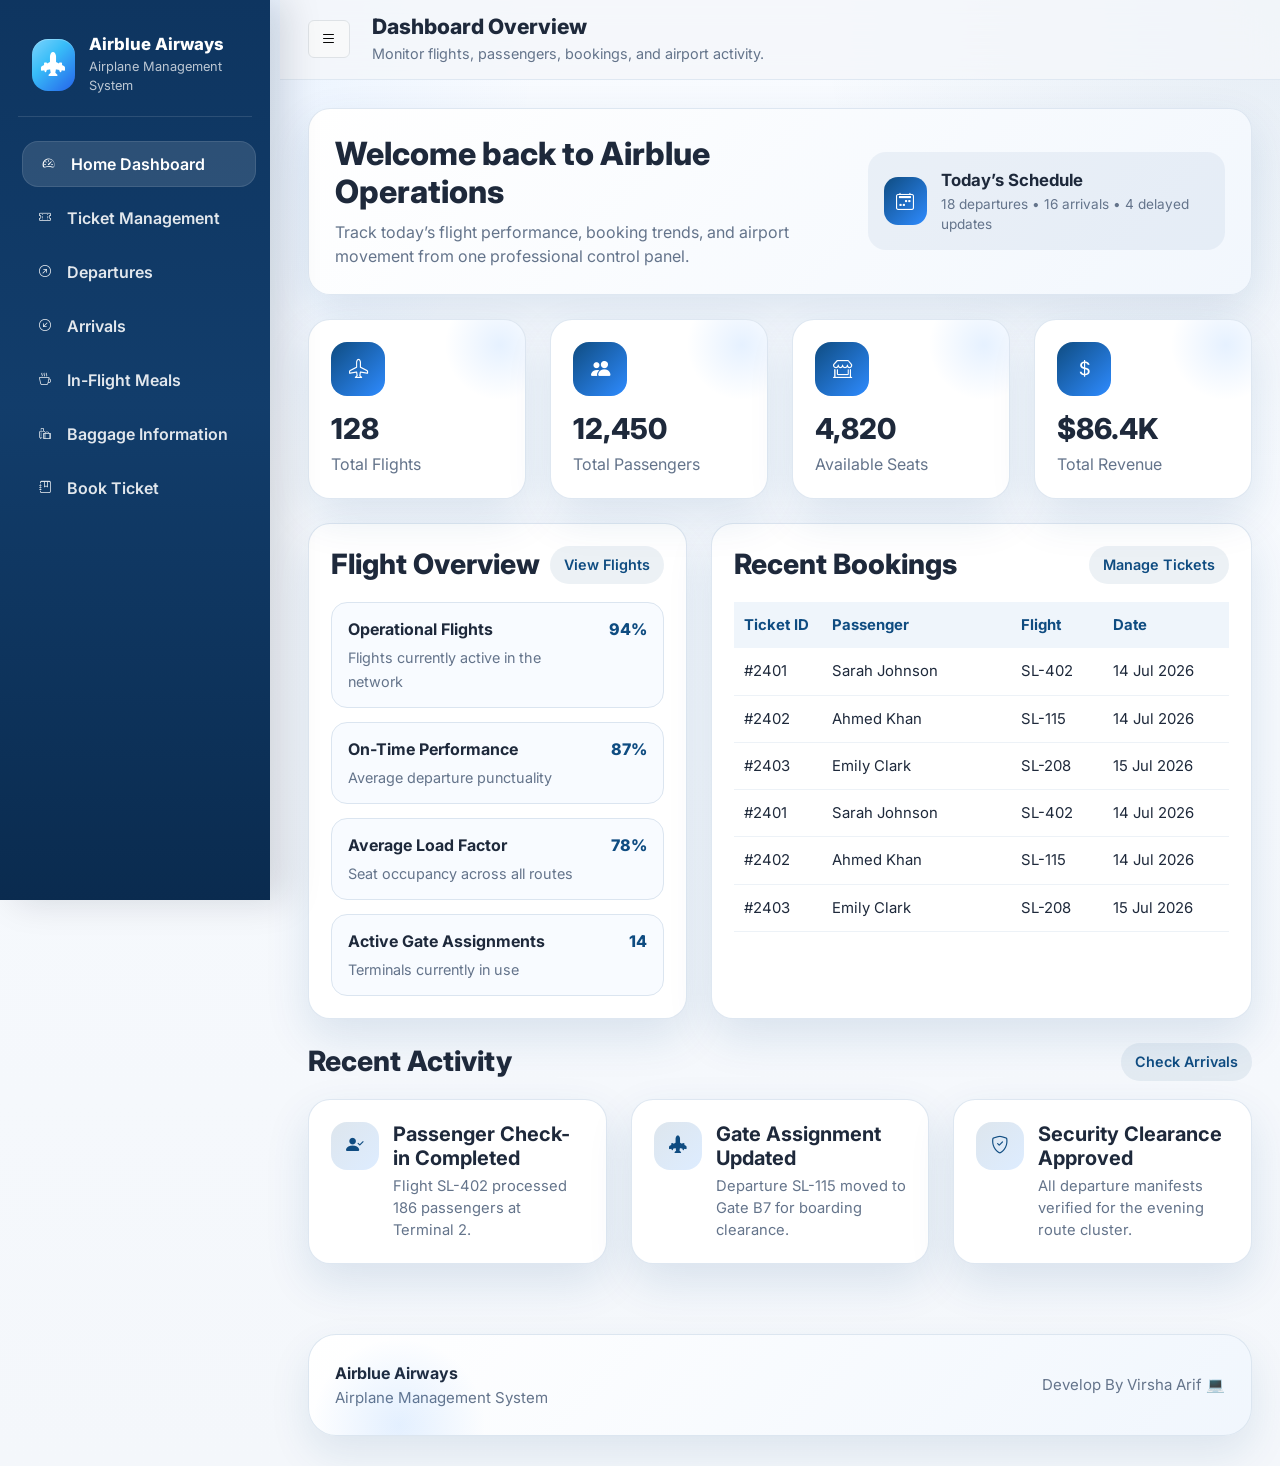
<file: index.html>
<!doctype html>
<html lang="en">
<head>
    <meta charset="utf-8">
    <meta name="viewport" content="width=device-width, initial-scale=1">
    <title>Airplane Management System | Dashboard</title>
    <link href="https://cdn.jsdelivr.net/npm/bootstrap@5.3.3/dist/css/bootstrap.min.css" rel="stylesheet">
    <link href="https://cdn.jsdelivr.net/npm/bootstrap-icons@1.11.3/font/bootstrap-icons.min.css" rel="stylesheet">
    <link rel="stylesheet" href="css/style.css">
</head>
<body>
    <div class="page-shell">
        <aside class="sidebar">
            <div class="brand">
                <div class="brand-badge"><i class="bi bi-airplane-engines-fill"></i></div>
                <div>
                    <h1>Airblue Airways</h1>
                    <p>Airplane Management System</p>
                </div>
            </div>
            <nav class="sidebar-nav">
                <a class="active" href="index.html"><i class="bi bi-speedometer2"></i>Home Dashboard</a>
                <a href="ticket-management.html"><i class="bi bi-ticket-perforated"></i>Ticket Management</a>
                <a href="departures.html"><i class="bi bi-arrow-up-right-circle"></i>Departures</a>
                <a href="arrivals.html"><i class="bi bi-arrow-down-left-circle"></i>Arrivals</a>
                <a href="in-flight-meals.html"><i class="bi bi-cup-hot"></i>In-Flight Meals</a>
                <a href="baggage-information.html"><i class="bi bi-luggage"></i>Baggage Information</a>
                <a href="book-ticket.html"><i class="bi bi-journal-bookmark"></i>Book Ticket</a>
            </nav>
            <!-- <div class="sidebar-footer">
                <strong>Operations Center</strong><br>
                24/7 flight control, passenger records, and route monitoring.
            </div> -->
        </aside>

        <div class="main-content">
            <header class="topbar">
                <div class="topbar-inner">
                    <div class="row align-items-center g-3">
                        <div class="col-lg-4 col-md-12">
                            <button class="btn btn-light border responsive-sidebar-toggle me-2" type="button">
                                <i class="bi bi-list"></i>
                            </button>
                            <h2 class="page-title">Dashboard Overview</h2>
                            <p class="page-subtitle">Monitor flights, passengers, bookings, and airport activity.</p>
                        </div>
                        <div class="col-lg-4 col-md-7">
                            <div class="search-box">
                                <i class="bi bi-search"></i>
                                <input type="text" placeholder="Search flights, tickets..." aria-label="Search">
                            </div>
                        </div>
                        <div class="col-lg-4 col-md-5">
                            <div class="action-icons">
                                <a class="icon-pill" href="#" aria-label="Notifications"><i class="bi bi-bell"></i></a>
                                <div class="user-chip">
                                    <img alt="User profile" src="https://images.unsplash.com/photo-1511367461989-f85a21fda167?auto=format&fit=crop&w=120&q=80">
                                    <div>
                                        <strong>Admin User</strong>
                                        <span>Airport Manager</span>
                                    </div>
                                </div>
                            </div>
                        </div>
                    </div>
                </div>
            </header>

            <main class="content-area">
                <section class="hero-card mb-4">
                    <div class="row align-items-center g-4">
                        <div class="col-lg-7">
                            <h2>Welcome back to Airblue Operations</h2>
                            <p>Track today’s flight performance, booking trends, and airport movement from one professional control panel.</p>
                        </div>
                        <div class="col-lg-5">
                            <div class="hero-stat">
                                <i class="bi bi-calendar2-week"></i>
                                <div>
                                    <strong>Today’s Schedule</strong>
                                    <span>18 departures • 16 arrivals • 4 delayed updates</span>
                                </div>
                            </div>
                        </div>
                    </div>
                </section>

                <section class="row g-4 mb-4">
                    <div class="col-xl-3 col-md-6">
                        <div class="stat-card">
                            <div class="stat-icon"><i class="bi bi-airplane"></i></div>
                            <h3>128</h3>
                            <p>Total Flights</p>
                        </div>
                    </div>
                    <div class="col-xl-3 col-md-6">
                        <div class="stat-card">
                            <div class="stat-icon"><i class="bi bi-people-fill"></i></div>
                            <h3>12,450</h3>
                            <p>Total Passengers</p>
                        </div>
                    </div>
                    <div class="col-xl-3 col-md-6">
                        <div class="stat-card">
                            <div class="stat-icon"><i class="bi bi-shop-window"></i></div>
                            <h3>4,820</h3>
                            <p>Available Seats</p>
                        </div>
                    </div>
                    <div class="col-xl-3 col-md-6">
                        <div class="stat-card">
                            <div class="stat-icon"><i class="bi bi-currency-dollar"></i></div>
                            <h3>$86.4K</h3>
                            <p>Total Revenue</p>
                        </div>
                    </div>
                </section>

                <section class="row g-4 mb-4">
                    <div class="col-xl-5">
                        <div class="section-card h-100">
                            <div class="section-header">
                                <h3>Flight Overview</h3>
                                <a class="pill-link" href="departures.html">View Flights</a>
                            </div>
                            <div class="overview-list">
                                <div class="overview-item">
                                    <div>
                                        <strong>Operational Flights</strong>
                                        <span>Flights currently active in the network</span>
                                    </div>
                                    <div class="overview-value">94%</div>
                                </div>
                                <div class="overview-item">
                                    <div>
                                        <strong>On-Time Performance</strong>
                                        <span>Average departure punctuality</span>
                                    </div>
                                    <div class="overview-value">87%</div>
                                </div>
                                <div class="overview-item">
                                    <div>
                                        <strong>Average Load Factor</strong>
                                        <span>Seat occupancy across all routes</span>
                                    </div>
                                    <div class="overview-value">78%</div>
                                </div>
                                <div class="overview-item">
                                    <div>
                                        <strong>Active Gate Assignments</strong>
                                        <span>Terminals currently in use</span>
                                    </div>
                                    <div class="overview-value">14</div>
                                </div>
                            </div>
                        </div>
                    </div>
                    <div class="col-xl-7">
                        <div class="table-card h-100">
                            <div class="section-header">
                                <h3>Recent Bookings</h3>
                                <a class="pill-link" href="ticket-management.html">Manage Tickets</a>
                            </div>
                            <table class="table align-middle recent-bookings-table">
                                <colgroup>
                                    <col style="width: 18%;">
                                    <col style="width: 39%;">
                                    <col style="width: 19%;">
                                    <col style="width: 26%;">
                                    <!-- <col style="width: 10%;"> -->
                                </colgroup>
                                <thead>
                                    <tr>
                                        <th>Ticket ID</th>
                                        <th>Passenger</th>
                                        <th>Flight</th>
                                        <th>Date</th>
                                        <!-- <th>Status</th> -->
                                    </tr>
                                </thead>
                                <tbody>
                                    <tr>
                                        <td>#2401</td>
                                        <td>Sarah Johnson</td>
                                        <td>SL-402</td>
                                        <td>14 Jul 2026</td>
                                        <!-- <td><span class="badge-status badge-confirmed"><i class="bi bi-check-circle"></i>Confirmed</span></td> -->
                                    </tr>
                                    <tr>
                                        <td>#2402</td>
                                        <td>Ahmed Khan</td>
                                        <td>SL-115</td>
                                        <td>14 Jul 2026</td>
                                        <!-- <td><span class="badge-status badge-pending"><i class="bi bi-clock-history"></i>Pending</span></td> -->
                                    </tr>
                                    <tr>
                                        <td>#2403</td>
                                        <td>Emily Clark</td>
                                        <td>SL-208</td>
                                        <td>15 Jul 2026</td>
                                        <!-- <td><span class="badge-status badge-cancelled"><i class="bi bi-x-circle"></i>Cancelled</span></td> -->
                                    </tr>
                                    <tr>
                                        <td>#2401</td>
                                        <td>Sarah Johnson</td>
                                        <td>SL-402</td>
                                        <td>14 Jul 2026</td>
                                        <!-- <td><span class="badge-status badge-confirmed"><i class="bi bi-check-circle"></i>Confirmed</span></td> -->
                                    </tr>
                                    <tr>
                                        <td>#2402</td>
                                        <td>Ahmed Khan</td>
                                        <td>SL-115</td>
                                        <td>14 Jul 2026</td>
                                        <!-- <td><span class="badge-status badge-pending"><i class="bi bi-clock-history"></i>Pending</span></td> -->
                                    </tr>
                                    <tr>
                                        <td>#2403</td>
                                        <td>Emily Clark</td>
                                        <td>SL-208</td>
                                        <td>15 Jul 2026</td>
                                        <!-- <td><span class="badge-status badge-cancelled"><i class="bi bi-x-circle"></i>Cancelled</span></td> -->
                                    </tr>
                                </tbody>
                            </table>
                        </div>
                    </div>
                </section>

                <section class="mb-4">
                    <div class="section-header">
                        <h3>Recent Activity</h3>
                        <a class="pill-link" href="arrivals.html">Check Arrivals</a>
                    </div>
                    <div class="row g-4">
                        <div class="col-lg-4 col-md-6">
                            <div class="activity-card">
                                <div class="activity-icon"><i class="bi bi-person-check-fill"></i></div>
                                <div>
                                    <h5>Passenger Check-in Completed</h5>
                                    <p>Flight SL-402 processed 186 passengers at Terminal 2.</p>
                                </div>
                            </div>
                        </div>
                        <div class="col-lg-4 col-md-6">
                            <div class="activity-card">
                                <div class="activity-icon"><i class="bi bi-airplane-engines-fill"></i></div>
                                <div>
                                    <h5>Gate Assignment Updated</h5>
                                    <p>Departure SL-115 moved to Gate B7 for boarding clearance.</p>
                                </div>
                            </div>
                        </div>
                        <div class="col-lg-4 col-md-6">
                            <div class="activity-card">
                                <div class="activity-icon"><i class="bi bi-shield-check"></i></div>
                                <div>
                                    <h5>Security Clearance Approved</h5>
                                    <p>All departure manifests verified for the evening route cluster.</p>
                                </div>
                            </div>
                        </div>
                    </div>
                </section>
            </main>
<!-- comment -->
            <footer class="footer">
                <div class="footer-panel">
                    <div class="row g-4 align-items-start">
                        <div class="col-lg-4">
                            <div class="footer-brand">
                                <div class="footer-mark"><i class="bi bi-airplane-engines-fill"></i></div>
                                <div>
                                    <h4>Airblue Airways</h4>
                                    <p>Professional airline operations dashboard</p>
                                </div>
                            </div>
                            <p class="footer-copy">Managing flights, passengers, and bookings with a clean, modern interface built for daily airline operations.</p>
                        </div>
                        <div class="col-lg-4">
                            <h5 class="footer-heading">Quick Links</h5>
                            <div class="footer-links">
                                <a href="index.html">Dashboard</a>
                                <a href="ticket-management.html">Tickets</a>
                                <a href="departures.html">Departures</a>
                                <a href="arrivals.html">Arrivals</a>
                                <a href="in-flight-meals.html">Meals</a>
                                <a href="baggage-information.html">Baggage</a>
                                <a href="book-ticket.html">Book Ticket</a>
                            </div>
                        </div>
                        <div class="col-lg-4">
                            <h5 class="footer-heading">Connect With Us</h5>
                            <p class="footer-note">Follow the latest updates and route activity across our airline network.</p>
                            <div class="social-links footer-socials">
                                <a href="#" aria-label="Facebook"><i class="bi bi-facebook"></i></a>
                                <a href="#" aria-label="Instagram"><i class="bi bi-instagram"></i></a>
                                <a href="#" aria-label="LinkedIn"><i class="bi bi-linkedin"></i></a>
                                <a href="#" aria-label="X"><i class="bi bi-twitter-x"></i></a>
                            </div>
                        </div>
                    </div>
                    <div class="footer-bottom d-flex flex-column flex-md-row justify-content-between gap-2">
                        <span>&copy; 2026 Airblue Airways. All rights reserved.</span>
                        <span>Develop by Virsha Arif</span>
                    </div>
                </div>
            </footer>
        </div>
    </div>
    <script src="js/site-layout.js"></script>
</body>
</html>
</file>
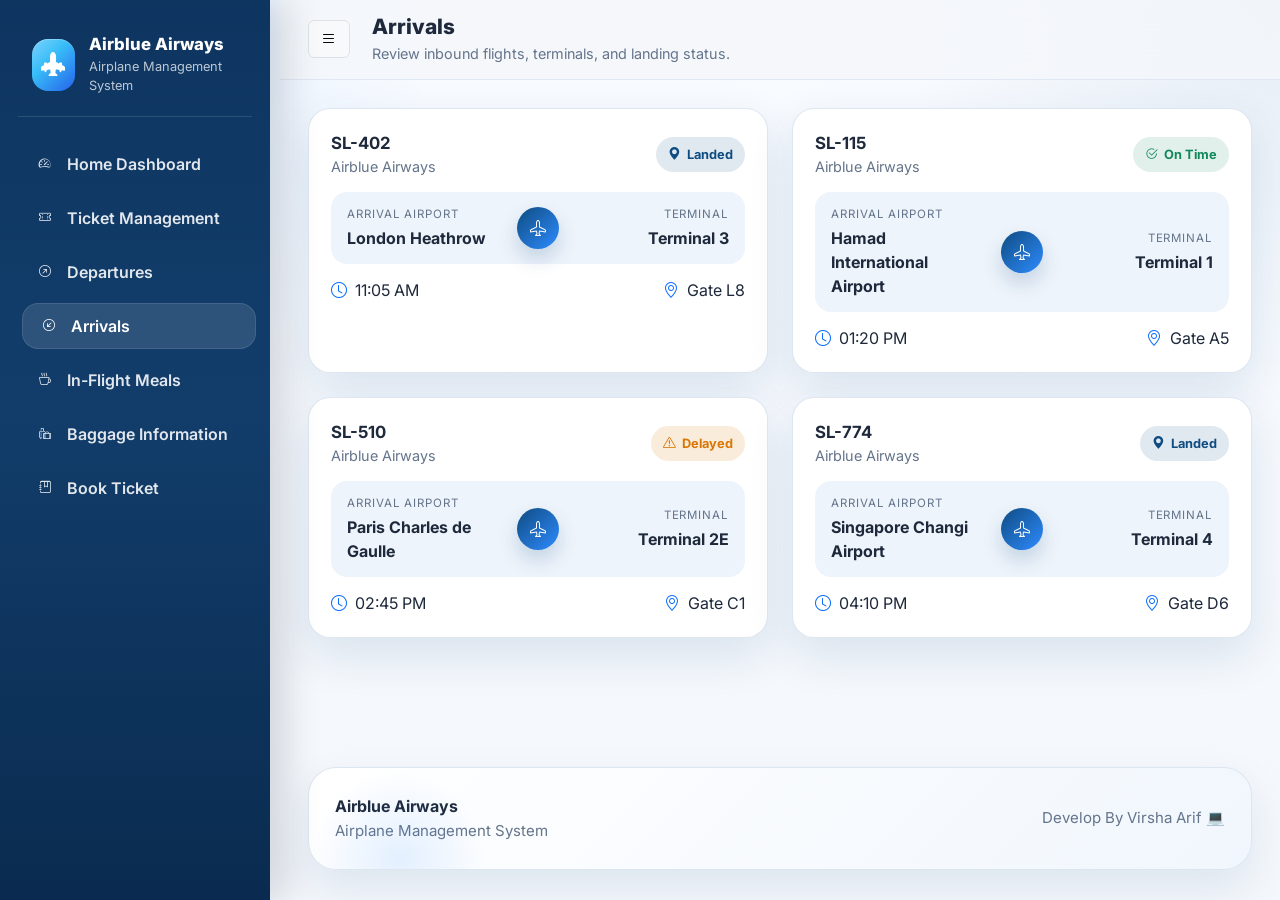
<file: arrivals.html>
<!doctype html>
<html lang="en">
<head>
    <meta charset="utf-8">
    <meta name="viewport" content="width=device-width, initial-scale=1">
    <title>Airplane Management System | Arrivals</title>
    <link href="https://cdn.jsdelivr.net/npm/bootstrap@5.3.3/dist/css/bootstrap.min.css" rel="stylesheet">
    <link href="https://cdn.jsdelivr.net/npm/bootstrap-icons@1.11.3/font/bootstrap-icons.min.css" rel="stylesheet">
    <link rel="stylesheet" href="css/style.css">
</head>
<body>
    <div class="page-shell">
        <aside class="sidebar">
            <div class="brand">
                <div class="brand-badge"><i class="bi bi-airplane-engines-fill"></i></div>
                <div>
                    <h1>Airblue Airways</h1>
                    <p>Airplane Management System</p>
                </div>
            </div>
            <nav class="sidebar-nav">
                <a href="index.html"><i class="bi bi-speedometer2"></i>Home Dashboard</a>
                <a href="ticket-management.html"><i class="bi bi-ticket-perforated"></i>Ticket Management</a>
                 <a href="departures.html"><i class="bi bi-arrow-up-right-circle"></i>Departures</a>
                <a href="arrivals.html"><i class="bi bi-arrow-down-left-circle"></i>Arrivals</a>
                <a href="in-flight-meals.html"><i class="bi bi-cup-hot"></i>In-Flight Meals</a>
                <a href="baggage-information.html"><i class="bi bi-luggage"></i>Baggage Information</a>
                <a href="book-ticket.html"><i class="bi bi-journal-bookmark"></i>Book Ticket</a>
            </nav>
            <!-- <div class="sidebar-footer">
                <strong>Operations Center</strong><br>
                24/7 flight control, passenger records, and route monitoring.
            </div> -->
        </aside>

        <div class="main-content">
            <header class="topbar">
                <div class="topbar-inner">
                    <div class="row align-items-center g-3">
                        <div class="col-lg-4 col-md-12">
                            <button class="btn btn-light border responsive-sidebar-toggle me-2" type="button">
                                <i class="bi bi-list"></i>
                            </button>
                            <h2 class="page-title">Arrivals</h2>
                            <p class="page-subtitle">Review inbound flights, terminals, and landing status.</p>
                        </div>
                        <div class="col-lg-4 col-md-7">
                            <div class="search-box">
                                <i class="bi bi-search"></i>
                                <input type="text" placeholder="Search arriving flights..." aria-label="Search arrivals">
                            </div>
                        </div>
                        <div class="col-lg-4 col-md-5">
                            <div class="action-icons">
                                <a class="icon-pill" href="#" aria-label="Notifications"><i class="bi bi-bell"></i></a>
                                <div class="user-chip">
                                   <img alt="User profile" src="https://images.unsplash.com/photo-1511367461989-f85a21fda167?auto=format&fit=crop&w=120&q=80">
                                    <div>
                                        <strong>Admin User</strong>
                                        <span>Arrival Control</span>
                                    </div>
                                </div>
                            </div>
                        </div>
                    </div>
                </div>
            </header>

            <main class="content-area">
                <div class="row g-4 row-cols-1 row-cols-lg-2">
                    <div class="col d-flex">
                        <div class="flight-card w-100 h-100">
                            <div class="flight-line">
                                <div>
                                    <strong>SL-402</strong>
                                    <div class="flight-meta">Airblue Airways</div>
                                </div>
                                <span class="badge-status badge-landed"><i class="bi bi-geo-alt-fill"></i>Landed</span>
                            </div>
                            <div class="route">
                                <div class="point">
                                    <small>Arrival Airport</small>
                                    <strong>London Heathrow</strong>
                                </div>
                                <div class="plane"><i class="bi bi-airplane"></i></div>
                                <div class="point text-end">
                                    <small>Terminal</small>
                                    <strong>Terminal 3</strong>
                                </div>
                            </div>
                            <div class="d-flex flex-wrap gap-3 justify-content-between">
                                <div><i class="bi bi-clock me-2 text-primary"></i>11:05 AM</div>
                                <div><i class="bi bi-geo-alt me-2 text-primary"></i>Gate L8</div>
                            </div>
                        </div>
                    </div>
                    <div class="col d-flex">
                        <div class="flight-card w-100 h-100">
                            <div class="flight-line">
                                <div>
                                    <strong>SL-115</strong>
                                    <div class="flight-meta">Airblue Airways</div>
                                </div>
                                <span class="badge-status badge-on-time"><i class="bi bi-check2-circle"></i>On Time</span>
                            </div>
                            <div class="route">
                                <div class="point">
                                    <small>Arrival Airport</small>
                                    <strong>Hamad International Airport</strong>
                                </div>
                                <div class="plane"><i class="bi bi-airplane"></i></div>
                                <div class="point text-end">
                                    <small>Terminal</small>
                                    <strong>Terminal 1</strong>
                                </div>
                            </div>
                            <div class="d-flex flex-wrap gap-3 justify-content-between">
                                <div><i class="bi bi-clock me-2 text-primary"></i>01:20 PM</div>
                                <div><i class="bi bi-geo-alt me-2 text-primary"></i>Gate A5</div>
                            </div>
                        </div>
                    </div>
                    <div class="col d-flex">
                        <div class="flight-card w-100 h-100">
                            <div class="flight-line">
                                <div>
                                    <strong>SL-510</strong>
                                    <div class="flight-meta">Airblue Airways</div>
                                </div>
                                <span class="badge-status badge-delayed"><i class="bi bi-exclamation-triangle"></i>Delayed</span>
                            </div>
                            <div class="route">
                                <div class="point">
                                    <small>Arrival Airport</small>
                                    <strong>Paris Charles de Gaulle</strong>
                                </div>
                                <div class="plane"><i class="bi bi-airplane"></i></div>
                                <div class="point text-end">
                                    <small>Terminal</small>
                                    <strong>Terminal 2E</strong>
                                </div>
                            </div>
                            <div class="d-flex flex-wrap gap-3 justify-content-between">
                                <div><i class="bi bi-clock me-2 text-primary"></i>02:45 PM</div>
                                <div><i class="bi bi-geo-alt me-2 text-primary"></i>Gate C1</div>
                            </div>
                        </div>
                    </div>
                    <div class="col d-flex">
                        <div class="flight-card w-100 h-100">
                            <div class="flight-line">
                                <div>
                                    <strong>SL-774</strong>
                                    <div class="flight-meta">Airblue Airways</div>
                                </div>
                                <span class="badge-status badge-landed"><i class="bi bi-geo-alt-fill"></i>Landed</span>
                            </div>
                            <div class="route">
                                <div class="point">
                                    <small>Arrival Airport</small>
                                    <strong>Singapore Changi Airport</strong>
                                </div>
                                <div class="plane"><i class="bi bi-airplane"></i></div>
                                <div class="point text-end">
                                    <small>Terminal</small>
                                    <strong>Terminal 4</strong>
                                </div>
                            </div>
                            <div class="d-flex flex-wrap gap-3 justify-content-between">
                                <div><i class="bi bi-clock me-2 text-primary"></i>04:10 PM</div>
                                <div><i class="bi bi-geo-alt me-2 text-primary"></i>Gate D6</div>
                            </div>
                        </div>
                    </div>
                </div>
            </main>

            <footer class="footer">
                <div class="footer-panel">
                    <div class="row g-4 align-items-start">
                        <div class="col-lg-4">
                            <div class="footer-brand">
                                <div class="footer-mark"><i class="bi bi-airplane-engines-fill"></i></div>
                                <div>
                                    <h4>Airblue Airways</h4>
                                    <p>Professional airline operations dashboard</p>
                                </div>
                            </div>
                            <p class="footer-copy">Managing flights, passengers, and bookings with a clean, modern interface built for daily airline operations.</p>
                        </div>
                        <div class="col-lg-4">
                            <h5 class="footer-heading">Quick Links</h5>
                            <div class="footer-links">
                                <a href="index.html">Dashboard</a>
                                <a href="ticket-management.html">Tickets</a>
                                <a href="departures.html">Departures</a>
                                <a href="arrivals.html">Arrivals</a>
                                <a href="in-flight-meals.html">Meals</a>
                                <a href="baggage-information.html">Baggage</a>
                                <a href="book-ticket.html">Book Ticket</a>
                            </div>
                        </div>
                        <div class="col-lg-4">
                            <h5 class="footer-heading">Connect With Us</h5>
                            <p class="footer-note">Follow the latest updates and route activity across our airline network.</p>
                            <div class="social-links footer-socials">
                                <a href="#" aria-label="Facebook"><i class="bi bi-facebook"></i></a>
                                <a href="#" aria-label="Instagram"><i class="bi bi-instagram"></i></a>
                                <a href="#" aria-label="LinkedIn"><i class="bi bi-linkedin"></i></a>
                                <a href="#" aria-label="X"><i class="bi bi-twitter-x"></i></a>
                            </div>
                        </div>
                    </div>
                    <div class="footer-bottom d-flex flex-column flex-md-row justify-content-between gap-2">
                        <span>&copy; 2026 Airblue Airways. All rights reserved.</span>
                        <span>Built for a responsive university project portfolio.</span>
                    </div>
                </div>
            </footer>
        </div>
    </div>
    <script src="js/site-layout.js"></script>
</body>
</html>
</file>
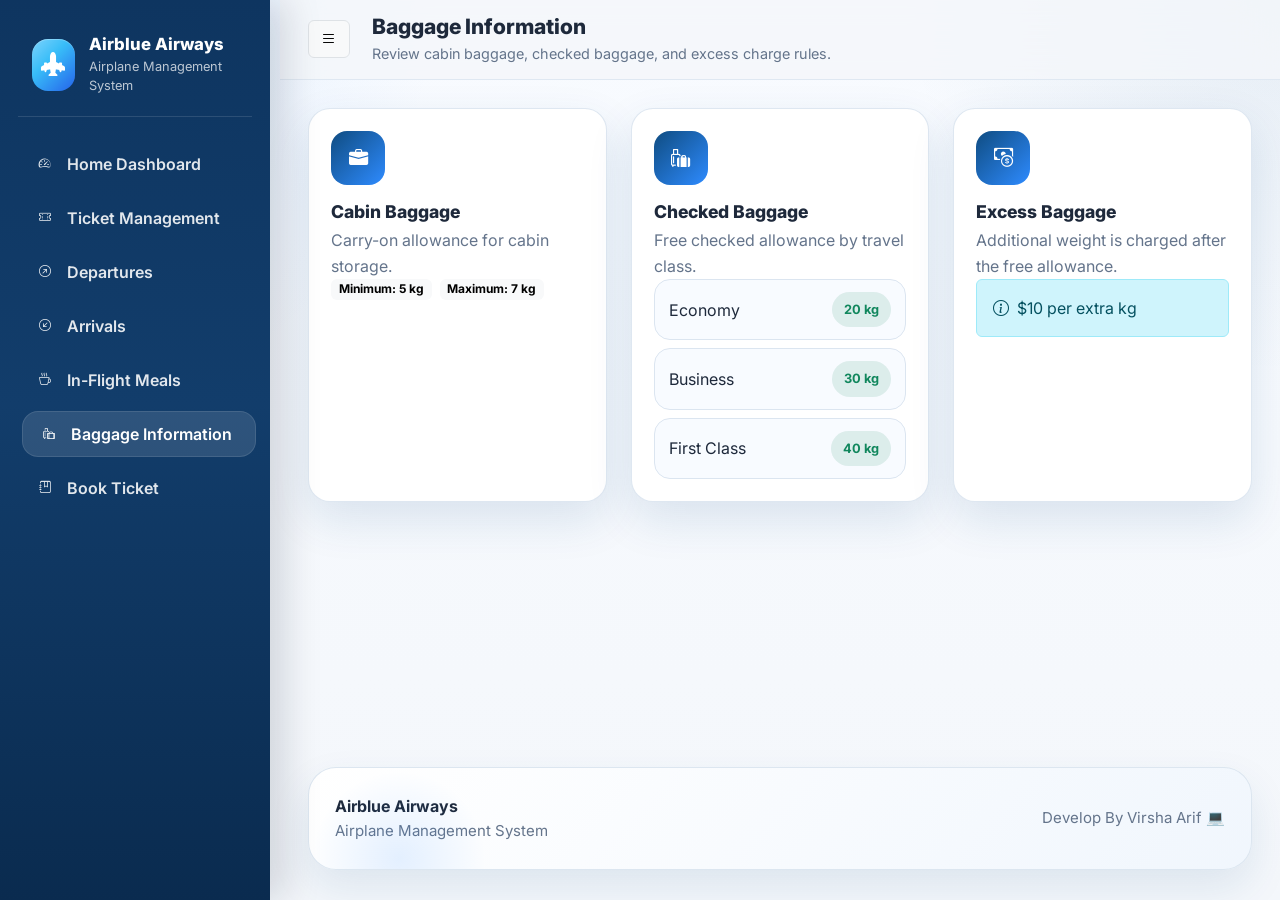
<file: baggage-information.html>
<!doctype html>
<html lang="en">
<head>
    <meta charset="utf-8">
    <meta name="viewport" content="width=device-width, initial-scale=1">
    <title>Airplane Management System | Baggage Information</title>
    <link href="https://cdn.jsdelivr.net/npm/bootstrap@5.3.3/dist/css/bootstrap.min.css" rel="stylesheet">
    <link href="https://cdn.jsdelivr.net/npm/bootstrap-icons@1.11.3/font/bootstrap-icons.min.css" rel="stylesheet">
    <link rel="stylesheet" href="css/style.css">
</head>
<body>
    <div class="page-shell">
        <aside class="sidebar">
            <div class="brand">
                <div class="brand-badge"><i class="bi bi-airplane-engines-fill"></i></div>
                <div>
                    <h1>Airblue Airways</h1>
                    <p>Airplane Management System</p>
                </div>
            </div>
            <nav class="sidebar-nav">
                <a href="index.html"><i class="bi bi-speedometer2"></i>Home Dashboard</a>
                <a href="ticket-management.html"><i class="bi bi-ticket-perforated"></i>Ticket Management</a>
                <a href="departures.html"><i class="bi bi-arrow-up-right-circle"></i>Departures</a>
                <a href="arrivals.html"><i class="bi bi-arrow-down-left-circle"></i>Arrivals</a>
                <a href="in-flight-meals.html"><i class="bi bi-cup-hot"></i>In-Flight Meals</a>
                <a class="active" href="baggage-information.html"><i class="bi bi-luggage"></i>Baggage Information</a>
                <a href="book-ticket.html"><i class="bi bi-journal-bookmark"></i>Book Ticket</a>
            </nav>
            <!-- <div class="sidebar-footer">
                <strong>Operations Center</strong><br>
                24/7 flight control, passenger records, and route monitoring.
            </div> -->
        </aside>

        <div class="main-content">
            <header class="topbar">
                <div class="topbar-inner">
                    <div class="row align-items-center g-3">
                        <div class="col-lg-4 col-md-12">
                            <button class="btn btn-light border responsive-sidebar-toggle me-2" type="button">
                                <i class="bi bi-list"></i>
                            </button>
                            <h2 class="page-title">Baggage Information</h2>
                            <p class="page-subtitle">Review cabin baggage, checked baggage, and excess charge rules.</p>
                        </div>
                        <div class="col-lg-4 col-md-7">
                            <div class="search-box">
                                <i class="bi bi-search"></i>
                                <input type="text" placeholder="Search baggage rules..." aria-label="Search baggage information">
                            </div>
                        </div>
                        <div class="col-lg-4 col-md-5">
                            <div class="action-icons">
                                <a class="icon-pill" href="#" aria-label="Notifications"><i class="bi bi-bell"></i></a>
                                <div class="user-chip">
                                    <img alt="User profile" src="https://images.unsplash.com/photo-1511367461989-f85a21fda167?auto=format&fit=crop&w=120&q=80">
                                    <div>
                                        <strong>Admin User</strong>
                                        <span>Ground Services</span>
                                    </div>
                                </div>
                            </div>
                        </div>
                    </div>
                </div>
            </header>

            <main class="content-area">
                <div class="row g-4">
                    <div class="col-lg-4 d-flex">
                        <div class="baggage-info-card w-100 h-100">
                            <div class="baggage-icon"><i class="bi bi-briefcase-fill"></i></div>
                            <h3>Cabin Baggage</h3>
                            <p>Carry-on allowance for cabin storage.</p>
                            <div class="d-flex flex-wrap gap-2">
                                <span class="badge text-bg-light">Minimum: 5 kg</span>
                                <span class="badge text-bg-light">Maximum: 7 kg</span>
                            </div>
                        </div>
                    </div>
                    <div class="col-lg-4 d-flex">
                        <div class="baggage-info-card w-100 h-100">
                            <div class="baggage-icon"><i class="bi bi-luggage-fill"></i></div>
                            <h3>Checked Baggage</h3>
                            <p>Free checked allowance by travel class.</p>
                            <div class="d-grid gap-2">
                                <div class="d-flex justify-content-between align-items-center baggage-rule-row"><span>Economy</span><span class="badge-status badge-confirmed">20 kg</span></div>
                                <div class="d-flex justify-content-between align-items-center baggage-rule-row"><span>Business</span><span class="badge-status badge-confirmed">30 kg</span></div>
                                <div class="d-flex justify-content-between align-items-center baggage-rule-row"><span>First Class</span><span class="badge-status badge-confirmed">40 kg</span></div>
                            </div>
                        </div>
                    </div>
                    <div class="col-lg-4 d-flex">
                        <div class="baggage-info-card w-100 h-100">
                            <div class="baggage-icon"><i class="bi bi-cash-coin"></i></div>
                            <h3>Excess Baggage</h3>
                            <p>Additional weight is charged after the free allowance.</p>
                            <div class="alert alert-info mb-0">
                                <i class="bi bi-info-circle me-2"></i>$10 per extra kg
                            </div>
                        </div>
                    </div>
                </div>
            </main>

            <footer class="footer">
                <div class="footer-panel">
                    <div class="row g-4 align-items-start">
                        <div class="col-lg-4">
                            <div class="footer-brand">
                                <div class="footer-mark"><i class="bi bi-airplane-engines-fill"></i></div>
                                <div>
                                    <h4>Airblue Airways</h4>
                                    <p>Professional airline operations dashboard</p>
                                </div>
                            </div>
                            <p class="footer-copy">Managing flights, passengers, and bookings with a clean, modern interface built for daily airline operations.</p>
                        </div>
                        <div class="col-lg-4">
                            <h5 class="footer-heading">Quick Links</h5>
                            <div class="footer-links">
                                <a href="index.html">Dashboard</a>
                                <a href="ticket-management.html">Tickets</a>
                                <a href="departures.html">Departures</a>
                                <a href="arrivals.html">Arrivals</a>
                                <a href="in-flight-meals.html">Meals</a>
                                <a href="baggage-information.html">Baggage</a>
                                <a href="book-ticket.html">Book Ticket</a>
                            </div>
                        </div>
                        <div class="col-lg-4">
                            <h5 class="footer-heading">Connect With Us</h5>
                            <p class="footer-note">Follow the latest updates and route activity across our airline network.</p>
                            <div class="social-links footer-socials">
                                <a href="#" aria-label="Facebook"><i class="bi bi-facebook"></i></a>
                                <a href="#" aria-label="Instagram"><i class="bi bi-instagram"></i></a>
                                <a href="#" aria-label="LinkedIn"><i class="bi bi-linkedin"></i></a>
                                <a href="#" aria-label="X"><i class="bi bi-twitter-x"></i></a>
                            </div>
                        </div>
                    </div>
                    <div class="footer-bottom d-flex flex-column flex-md-row justify-content-between gap-2">
                        <span>&copy; 2026 Airblue Airways. All rights reserved.</span>
                        <span>Built for a responsive university project portfolio.</span>
                    </div>
                </div>
            </footer>
        </div>
    </div>
    <script src="js/site-layout.js"></script>
</body>
</html>
</file>
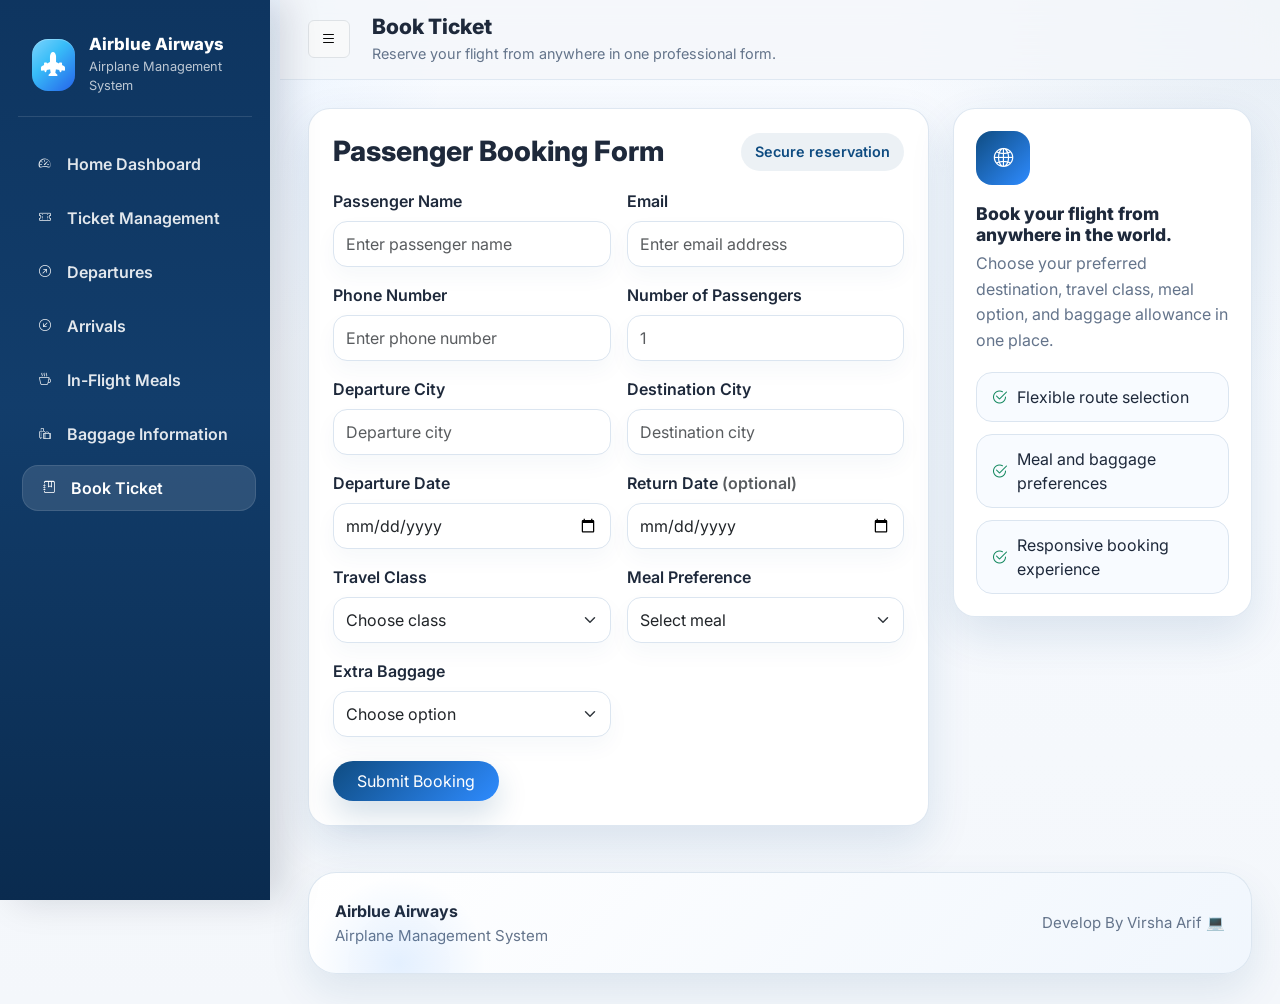
<file: book-ticket.html>
<!doctype html>
<html lang="en">
<head>
    <meta charset="utf-8">
    <meta name="viewport" content="width=device-width, initial-scale=1">
    <title>Airplane Management System | Book Ticket</title>
    <link href="https://cdn.jsdelivr.net/npm/bootstrap@5.3.3/dist/css/bootstrap.min.css" rel="stylesheet">
    <link href="https://cdn.jsdelivr.net/npm/bootstrap-icons@1.11.3/font/bootstrap-icons.min.css" rel="stylesheet">
    <link rel="stylesheet" href="css/style.css">
</head>
<body>
    <div class="page-shell">
        <aside class="sidebar">
            <div class="brand">
                <div class="brand-badge"><i class="bi bi-airplane-engines-fill"></i></div>
                <div>
                    <h1>Airblue Airways</h1>
                    <p>Airplane Management System</p>
                </div>
            </div>
            <nav class="sidebar-nav">
                <a href="index.html"><i class="bi bi-speedometer2"></i>Home Dashboard</a>
                <a href="ticket-management.html"><i class="bi bi-ticket-perforated"></i>Ticket Management</a>
               <a href="departures.html"><i class="bi bi-arrow-up-right-circle"></i>Departures</a>
                <a href="arrivals.html"><i class="bi bi-arrow-down-left-circle"></i>Arrivals</a>
                <a href="in-flight-meals.html"><i class="bi bi-cup-hot"></i>In-Flight Meals</a>
                <a href="baggage-information.html"><i class="bi bi-luggage"></i>Baggage Information</a>
                <a class="active" href="book-ticket.html"><i class="bi bi-journal-bookmark"></i>Book Ticket</a>
            </nav>
            <!-- <div class="sidebar-footer">
                <strong>Operations Center</strong><br>
                24/7 flight control, passenger records, and route monitoring.
            </div> -->
        </aside>

        <div class="main-content">
            <header class="topbar">
                <div class="topbar-inner">
                    <div class="row align-items-center g-3">
                        <div class="col-lg-4 col-md-12">
                            <button class="btn btn-light border responsive-sidebar-toggle me-2" type="button">
                                <i class="bi bi-list"></i>
                            </button>
                            <h2 class="page-title">Book Ticket</h2>
                            <p class="page-subtitle">Reserve your flight from anywhere in one professional form.</p>
                        </div>
                        <div class="col-lg-4 col-md-7">
                            <div class="search-box">
                                <i class="bi bi-search"></i>
                                <input type="text" placeholder="Search destinations..." aria-label="Search destinations">
                            </div>
                        </div>
                        <div class="col-lg-4 col-md-5">
                            <div class="action-icons">
                                <a class="icon-pill" href="#" aria-label="Notifications"><i class="bi bi-bell"></i></a>
                                <div class="user-chip">
                                    <img alt="User profile" src="https://images.unsplash.com/photo-1511367461989-f85a21fda167?auto=format&fit=crop&w=120&q=80">
                                    <div>
                                        <strong>Admin User</strong>
                                        <span>Reservations Desk</span>
                                    </div>
                                </div>
                            </div>
                        </div>
                    </div>
                </div>
            </header>

            <main class="content-area">
                <div class="row g-4 align-items-start">
                    <div class="col-xl-8">
                        <div class="section-card booking-form-card">
                            <div class="section-header">
                                <h3>Passenger Booking Form</h3>
                                <span class="pill-link">Secure reservation</span>
                            </div>
                            <form>
                                <div class="row g-3">
                                    <div class="col-md-6">
                                        <label class="form-label">Passenger Name</label>
                                        <input type="text" class="form-control" placeholder="Enter passenger name">
                                    </div>
                                    <div class="col-md-6">
                                        <label class="form-label">Email</label>
                                        <input type="email" class="form-control" placeholder="Enter email address">
                                    </div>
                                    <div class="col-md-6">
                                        <label class="form-label">Phone Number</label>
                                        <input type="tel" class="form-control" placeholder="Enter phone number">
                                    </div>
                                    <div class="col-md-6">
                                        <label class="form-label">Number of Passengers</label>
                                        <input type="number" class="form-control" min="1" placeholder="1">
                                    </div>
                                    <div class="col-md-6">
                                        <label class="form-label">Departure City</label>
                                        <input type="text" class="form-control" placeholder="Departure city">
                                    </div>
                                    <div class="col-md-6">
                                        <label class="form-label">Destination City</label>
                                        <input type="text" class="form-control" placeholder="Destination city">
                                    </div>
                                    <div class="col-md-6">
                                        <label class="form-label">Departure Date</label>
                                        <input type="date" class="form-control">
                                    </div>
                                    <div class="col-md-6">
                                        <label class="form-label">Return Date <span class="text-muted">(optional)</span></label>
                                        <input type="date" class="form-control">
                                    </div>
                                    <div class="col-md-6">
                                        <label class="form-label">Travel Class</label>
                                        <select class="form-select">
                                            <option selected>Choose class</option>
                                            <option>Economy</option>
                                            <option>Business</option>
                                            <option>First Class</option>
                                        </select>
                                    </div>
                                    <div class="col-md-6">
                                        <label class="form-label">Meal Preference</label>
                                        <select class="form-select">
                                            <option selected>Select meal</option>
                                            <option>Chicken Biryani</option>
                                            <option>Grilled Chicken</option>
                                            <option>Veg Pasta</option>
                                            <option>Club Sandwich</option>
                                            <option>Fresh Salad</option>
                                            <option>Juice Combo</option>
                                        </select>
                                    </div>
                                    <div class="col-md-6">
                                        <label class="form-label">Extra Baggage</label>
                                        <select class="form-select">
                                            <option selected>Choose option</option>
                                            <option>Yes</option>
                                            <option>No</option>
                                        </select>
                                    </div>
                                    <div class="col-12 pt-2">
                                        <button type="submit" class="btn btn-primary px-4 py-2">Submit Booking</button>
                                    </div>
                                </div>
                            </form>
                        </div>
                    </div>
                    <div class="col-xl-4">
                        <div class="booking-info-card">
                            <div class="booking-info-icon"><i class="bi bi-globe2"></i></div>
                            <h3>Book your flight from anywhere in the world.</h3>
                            <p>Choose your preferred destination, travel class, meal option, and baggage allowance in one place.</p>
                            <div class="booking-info-list">
                                <div><i class="bi bi-check2-circle"></i> Flexible route selection</div>
                                <div><i class="bi bi-check2-circle"></i> Meal and baggage preferences</div>
                                <div><i class="bi bi-check2-circle"></i> Responsive booking experience</div>
                            </div>
                        </div>
                    </div>
                </div>
            </main>

            <footer class="footer">
                <div class="footer-panel">
                    <div class="row g-4 align-items-start">
                        <div class="col-lg-4">
                            <div class="footer-brand">
                                <div class="footer-mark"><i class="bi bi-airplane-engines-fill"></i></div>
                                <div>
                                    <h4>Airblue Airways</h4>
                                    <p>Professional airline operations dashboard</p>
                                </div>
                            </div>
                            <p class="footer-copy">Managing flights, passengers, and bookings with a clean, modern interface built for daily airline operations.</p>
                        </div>
                        <div class="col-lg-4">
                            <h5 class="footer-heading">Quick Links</h5>
                            <div class="footer-links">
                                <a href="index.html">Dashboard</a>
                                <a href="ticket-management.html">Tickets</a>
                                <a href="departures.html">Departures</a>
                                <a href="arrivals.html">Arrivals</a>
                                <a href="in-flight-meals.html">Meals</a>
                                <a href="baggage-information.html">Baggage</a>
                                <a href="book-ticket.html">Book Ticket</a>
                            </div>
                        </div>
                        <div class="col-lg-4">
                            <h5 class="footer-heading">Connect With Us</h5>
                            <p class="footer-note">Follow the latest updates and route activity across our airline network.</p>
                            <div class="social-links footer-socials">
                                <a href="#" aria-label="Facebook"><i class="bi bi-facebook"></i></a>
                                <a href="#" aria-label="Instagram"><i class="bi bi-instagram"></i></a>
                                <a href="#" aria-label="LinkedIn"><i class="bi bi-linkedin"></i></a>
                                <a href="#" aria-label="X"><i class="bi bi-twitter-x"></i></a>
                            </div>
                        </div>
                    </div>
                    <div class="footer-bottom d-flex flex-column flex-md-row justify-content-between gap-2">
                        <span>&copy; 2026 Airblue Airways. All rights reserved.</span>
                        <span>Built for a responsive university project portfolio.</span>
                    </div>
                </div>
            </footer>
        </div>
    </div>
    <script src="js/site-layout.js"></script>
</body>
</html>
</file>
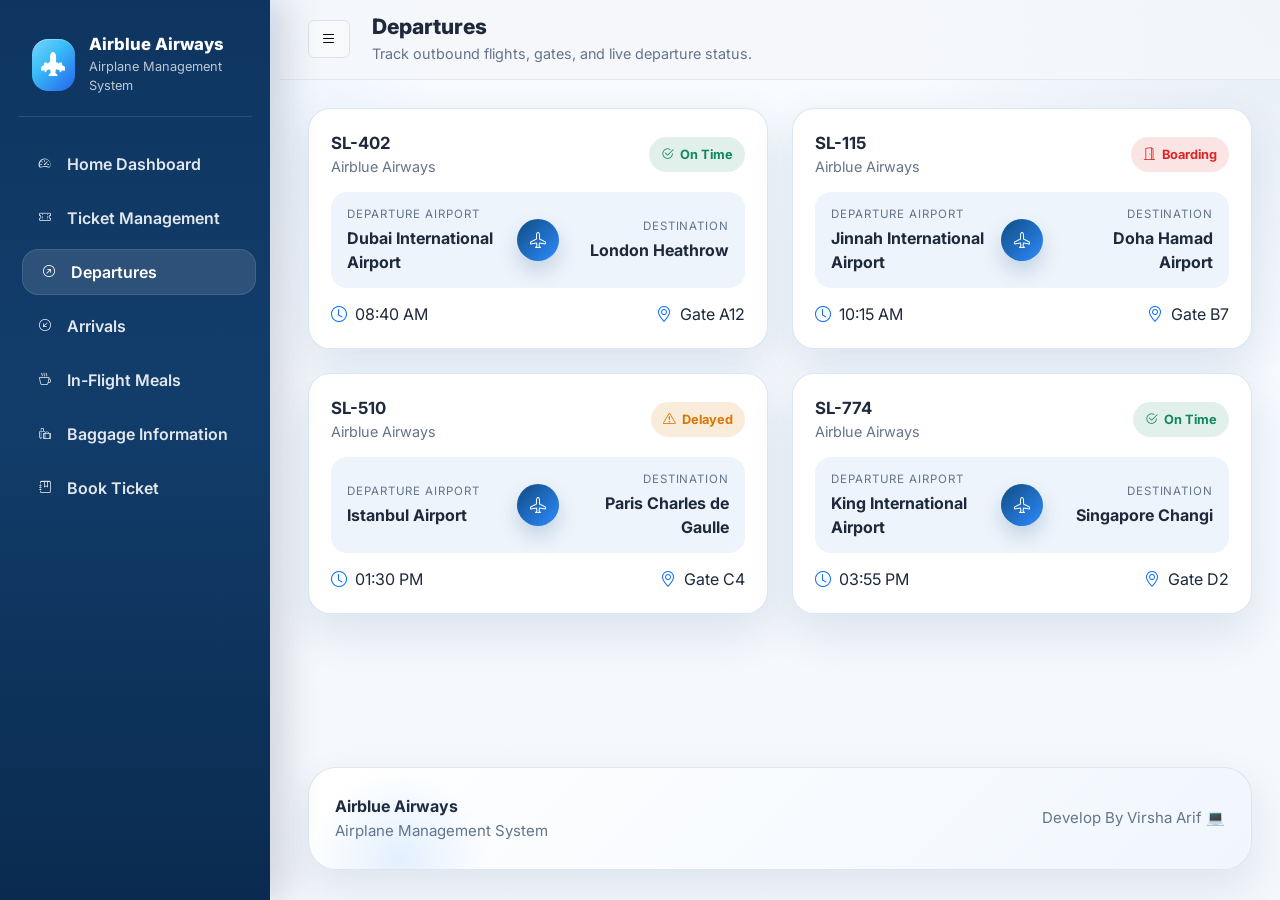
<file: departures.html>
<!doctype html>
<html lang="en">
<head>
    <meta charset="utf-8">
    <meta name="viewport" content="width=device-width, initial-scale=1">
    <title>Airplane Management System | Departures</title>
    <link href="https://cdn.jsdelivr.net/npm/bootstrap@5.3.3/dist/css/bootstrap.min.css" rel="stylesheet">
    <link href="https://cdn.jsdelivr.net/npm/bootstrap-icons@1.11.3/font/bootstrap-icons.min.css" rel="stylesheet">
    <link rel="stylesheet" href="css/style.css">
</head>
<body>
    <div class="page-shell">
        <aside class="sidebar">
            <div class="brand">
                <div class="brand-badge"><i class="bi bi-airplane-engines-fill"></i></div>
                <div>
                    <h1>Airblue Airways</h1>
                    <p>Airplane Management System</p>
                </div>
            </div>
            <nav class="sidebar-nav">
                <a href="index.html"><i class="bi bi-speedometer2"></i>Home Dashboard</a>
                <a href="ticket-management.html"><i class="bi bi-ticket-perforated"></i>Ticket Management</a>
                 <a href="departures.html"><i class="bi bi-arrow-up-right-circle"></i>Departures</a>
                <a href="arrivals.html"><i class="bi bi-arrow-down-left-circle"></i>Arrivals</a>
                <a href="in-flight-meals.html"><i class="bi bi-cup-hot"></i>In-Flight Meals</a>
                <a href="baggage-information.html"><i class="bi bi-luggage"></i>Baggage Information</a>
                <a href="book-ticket.html"><i class="bi bi-journal-bookmark"></i>Book Ticket</a>
            </nav>
            <!-- <div class="sidebar-footer">
                <strong>Operations Center</strong><br>
                24/7 flight control, passenger records, and route monitoring.
            </div> -->
        </aside>

        <div class="main-content">
            <header class="topbar">
                <div class="topbar-inner">
                    <div class="row align-items-center g-3">
                        <div class="col-lg-4 col-md-12">
                            <button class="btn btn-light border responsive-sidebar-toggle me-2" type="button">
                                <i class="bi bi-list"></i>
                            </button>
                            <h2 class="page-title">Departures</h2>
                            <p class="page-subtitle">Track outbound flights, gates, and live departure status.</p>
                        </div>
                        <div class="col-lg-4 col-md-7">
                            <div class="search-box">
                                <i class="bi bi-search"></i>
                                <input type="text" placeholder="Search departing flights..." aria-label="Search departures">
                            </div>
                        </div>
                        <div class="col-lg-4 col-md-5">
                            <div class="action-icons">
                                <a class="icon-pill" href="#" aria-label="Notifications"><i class="bi bi-bell"></i></a>
                                <div class="user-chip">
                                    <img alt="User profile" src="https://images.unsplash.com/photo-1511367461989-f85a21fda167?auto=format&fit=crop&w=120&q=80">
                                    <div>
                                        <strong>Admin User</strong>
                                        <span>Departure Control</span>
                                    </div>
                                </div>
                            </div>
                        </div>
                    </div>
                </div>
            </header>

            <main class="content-area">
                <div class="row g-4 row-cols-1 row-cols-lg-2">
                    <div class="col d-flex">
                        <div class="flight-card w-100 h-100">
                            <div class="flight-line">
                                <div>
                                    <strong>SL-402</strong>
                                    <div class="flight-meta">Airblue Airways</div>
                                </div>
                                <span class="badge-status badge-on-time"><i class="bi bi-check2-circle"></i>On Time</span>
                            </div>
                            <div class="route">
                                <div class="point">
                                    <small>Departure Airport</small>
                                    <strong>Dubai International Airport</strong>
                                </div>
                                <div class="plane"><i class="bi bi-airplane"></i></div>
                                <div class="point text-end">
                                    <small>Destination</small>
                                    <strong>London Heathrow</strong>
                                </div>
                            </div>
                            <div class="d-flex flex-wrap gap-3 justify-content-between">
                                <div><i class="bi bi-clock me-2 text-primary"></i>08:40 AM</div>
                                <div><i class="bi bi-geo-alt me-2 text-primary"></i>Gate A12</div>
                            </div>
                        </div>
                    </div>
                    <div class="col d-flex">
                        <div class="flight-card w-100 h-100">
                            <div class="flight-line">
                                <div>
                                    <strong>SL-115</strong>
                                    <div class="flight-meta">Airblue Airways</div>
                                </div>
                                <span class="badge-status badge-boarding"><i class="bi bi-door-open"></i>Boarding</span>
                            </div>
                            <div class="route">
                                <div class="point">
                                    <small>Departure Airport</small>
                                    <strong>Jinnah International Airport</strong>
                                </div>
                                <div class="plane"><i class="bi bi-airplane"></i></div>
                                <div class="point text-end">
                                    <small>Destination</small>
                                    <strong>Doha Hamad Airport</strong>
                                </div>
                            </div>
                            <div class="d-flex flex-wrap gap-3 justify-content-between">
                                <div><i class="bi bi-clock me-2 text-primary"></i>10:15 AM</div>
                                <div><i class="bi bi-geo-alt me-2 text-primary"></i>Gate B7</div>
                            </div>
                        </div>
                    </div>
                    <div class="col d-flex">
                        <div class="flight-card w-100 h-100">
                            <div class="flight-line">
                                <div>
                                    <strong>SL-510</strong>
                                    <div class="flight-meta">Airblue Airways</div>
                                </div>
                                <span class="badge-status badge-delayed"><i class="bi bi-exclamation-triangle"></i>Delayed</span>
                            </div>
                            <div class="route">
                                <div class="point">
                                    <small>Departure Airport</small>
                                    <strong>Istanbul Airport</strong>
                                </div>
                                <div class="plane"><i class="bi bi-airplane"></i></div>
                                <div class="point text-end">
                                    <small>Destination</small>
                                    <strong>Paris Charles de Gaulle</strong>
                                </div>
                            </div>
                            <div class="d-flex flex-wrap gap-3 justify-content-between">
                                <div><i class="bi bi-clock me-2 text-primary"></i>01:30 PM</div>
                                <div><i class="bi bi-geo-alt me-2 text-primary"></i>Gate C4</div>
                            </div>
                        </div>
                    </div>
                    <div class="col d-flex">
                        <div class="flight-card w-100 h-100">
                            <div class="flight-line">
                                <div>
                                    <strong>SL-774</strong>
                                    <div class="flight-meta">Airblue Airways</div>
                                </div>
                                <span class="badge-status badge-on-time"><i class="bi bi-check2-circle"></i>On Time</span>
                            </div>
                            <div class="route">
                                <div class="point">
                                    <small>Departure Airport</small>
                                    <strong>King International Airport</strong>
                                </div>
                                <div class="plane"><i class="bi bi-airplane"></i></div>
                                <div class="point text-end">
                                    <small>Destination</small>
                                    <strong>Singapore Changi</strong>
                                </div>
                            </div>
                            <div class="d-flex flex-wrap gap-3 justify-content-between">
                                <div><i class="bi bi-clock me-2 text-primary"></i>03:55 PM</div>
                                <div><i class="bi bi-geo-alt me-2 text-primary"></i>Gate D2</div>
                            </div>
                        </div>
                    </div>
                </div>
            </main>

            <footer class="footer">
                <div class="footer-panel">
                    <div class="row g-4 align-items-start">
                        <div class="col-lg-4">
                            <div class="footer-brand">
                                <div class="footer-mark"><i class="bi bi-airplane-engines-fill"></i></div>
                                <div>
                                    <h4>Airblue Airways</h4>
                                    <p>Professional airline operations dashboard</p>
                                </div>
                            </div>
                            <p class="footer-copy">Managing flights, passengers, and bookings with a clean, modern interface built for daily airline operations.</p>
                        </div>
                        <div class="col-lg-4">
                            <h5 class="footer-heading">Quick Links</h5>
                            <div class="footer-links">
                                <a href="index.html">Dashboard</a>
                                <a href="ticket-management.html">Tickets</a>
                                <a href="departures.html">Departures</a>
                                <a href="arrivals.html">Arrivals</a>
                                <a href="in-flight-meals.html">Meals</a>
                                <a href="baggage-information.html">Baggage</a>
                                <a href="book-ticket.html">Book Ticket</a>
                            </div>
                        </div>
                        <div class="col-lg-4">
                            <h5 class="footer-heading">Connect With Us</h5>
                            <p class="footer-note">Follow the latest updates and route activity across our airline network.</p>
                            <div class="social-links footer-socials">
                                <a href="#" aria-label="Facebook"><i class="bi bi-facebook"></i></a>
                                <a href="#" aria-label="Instagram"><i class="bi bi-instagram"></i></a>
                                <a href="#" aria-label="LinkedIn"><i class="bi bi-linkedin"></i></a>
                                <a href="#" aria-label="X"><i class="bi bi-twitter-x"></i></a>
                            </div>
                        </div>
                    </div>
                    <div class="footer-bottom d-flex flex-column flex-md-row justify-content-between gap-2">
                        <span>&copy; 2026 Airblue Airways. All rights reserved.</span>
                        <span>Built for a responsive university project portfolio.</span>
                    </div>
                </div>
            </footer>
        </div>
    </div>
    <script src="js/site-layout.js"></script>
</body>
</html>
</file>
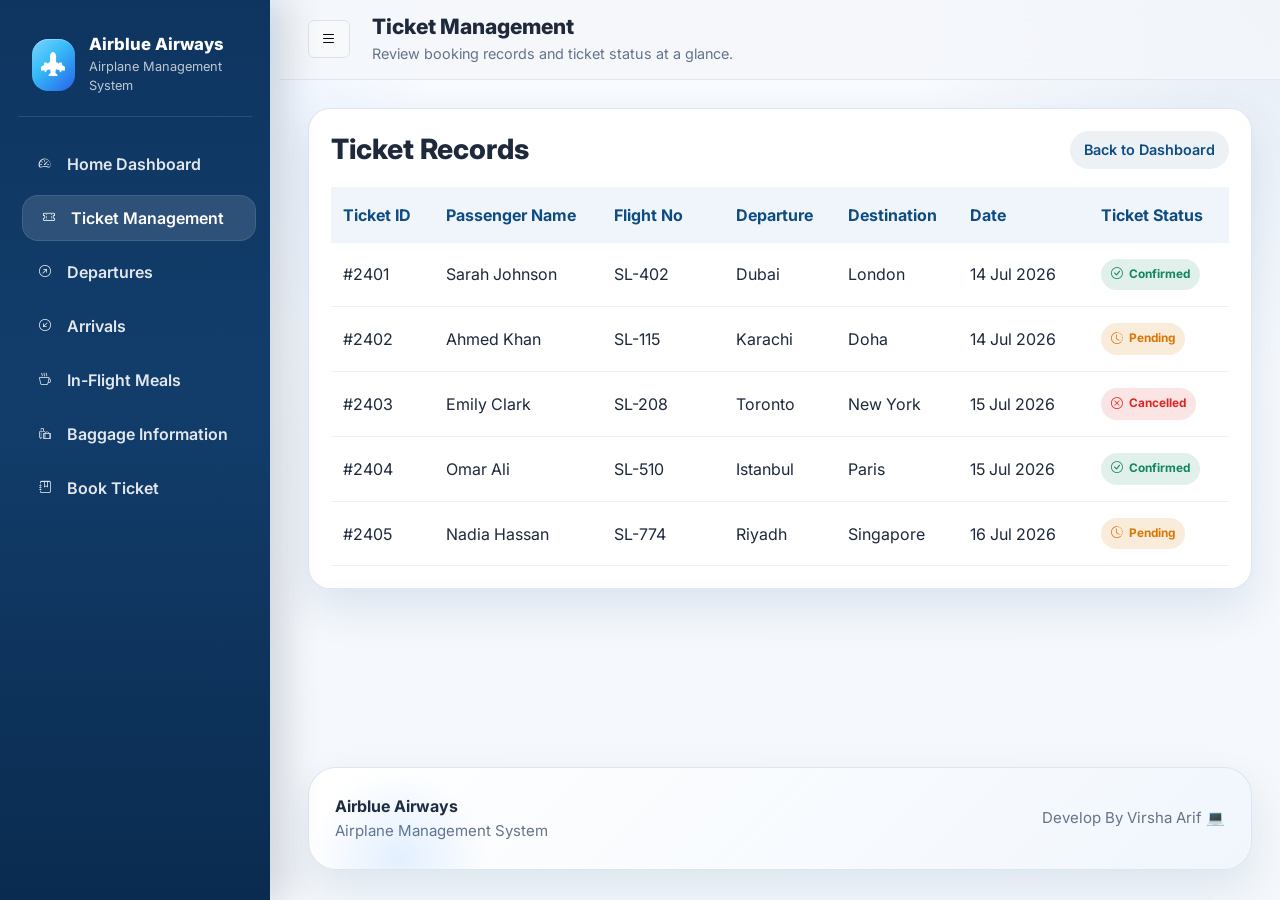
<file: ticket-management.html>
<!doctype html>
<html lang="en">
<head>
    <meta charset="utf-8">
    <meta name="viewport" content="width=device-width, initial-scale=1">
    <title>Airplane Management System | Ticket Management</title>
    <link href="https://cdn.jsdelivr.net/npm/bootstrap@5.3.3/dist/css/bootstrap.min.css" rel="stylesheet">
    <link href="https://cdn.jsdelivr.net/npm/bootstrap-icons@1.11.3/font/bootstrap-icons.min.css" rel="stylesheet">
    <link rel="stylesheet" href="css/style.css">
</head>
<body>
    <div class="page-shell">
        <aside class="sidebar">
            <div class="brand">
                <div class="brand-badge"><i class="bi bi-airplane-engines-fill"></i></div>
                <div>
                    <h1>Airblue Airways</h1>
                    <p>Airplane Management System</p>
                </div>
            </div>
            <nav class="sidebar-nav">
                <a href="index.html"><i class="bi bi-speedometer2"></i>Home Dashboard</a>
                <a class="active" href="ticket-management.html"><i class="bi bi-ticket-perforated"></i>Ticket Management</a>
                 <a href="departures.html"><i class="bi bi-arrow-up-right-circle"></i>Departures</a>
                <a href="arrivals.html"><i class="bi bi-arrow-down-left-circle"></i>Arrivals</a>
                <a href="in-flight-meals.html"><i class="bi bi-cup-hot"></i>In-Flight Meals</a>
                <a href="baggage-information.html"><i class="bi bi-luggage"></i>Baggage Information</a>
                <a href="book-ticket.html"><i class="bi bi-journal-bookmark"></i>Book Ticket</a>
            </nav>
            <!-- <div class="sidebar-footer">
                <strong>Operations Center</strong><br>
                24/7 flight control, passenger records, and route monitoring.
            </div> -->
        </aside>

        <div class="main-content">
            <header class="topbar">
                <div class="topbar-inner">
                    <div class="row align-items-center g-3">
                        <div class="col-lg-4 col-md-12">
                            <button class="btn btn-light border responsive-sidebar-toggle me-2" type="button">
                                <i class="bi bi-list"></i>
                            </button>
                            <h2 class="page-title">Ticket Management</h2>
                            <p class="page-subtitle">Review booking records and ticket status at a glance.</p>
                        </div>
                        <div class="col-lg-4 col-md-7">
                            <div class="search-box">
                                <i class="bi bi-search"></i>
                                <input type="text" placeholder="Search ticket records..." aria-label="Search tickets">
                            </div>
                        </div>
                        <div class="col-lg-4 col-md-5">
                            <div class="action-icons">
                                <a class="icon-pill" href="#" aria-label="Notifications"><i class="bi bi-bell"></i></a>
                                <div class="user-chip">
                                    <img alt="User profile" src="https://images.unsplash.com/photo-1511367461989-f85a21fda167?auto=format&fit=crop&w=120&q=80">
                                    <div>
                                        <strong>Admin User</strong>
                                        <span>Ticket Office</span>
                                    </div>
                                </div>
                            </div>
                        </div>
                    </div>
                </div>
            </header>

            <main class="content-area">
                <section class="table-card">
                    <div class="section-header">
                        <h3>Ticket Records</h3>
                        <a class="pill-link" href="index.html">Back to Dashboard</a>
                    </div>
                        <table class="table align-middle ticket-table">
                            <colgroup>
                                <col style="width: 11%;">
                                <col style="width: 18%;">
                                <col style="width: 13%;">
                                <col style="width: 12%;">
                                <col style="width: 13%;">
                                <col style="width: 14%;">
                                <col style="width: 15%;">
                                <!-- <col style="width: 12%;"> -->
                            </colgroup>
                            <thead>
                                <tr>
                                    <th>Ticket ID</th>
                                    <th>Passenger Name</th>
                                    <th>Flight No</th>
                                    <th>Departure</th>
                                    <th>Destination</th>
                                    <th>Date</th>
                                    <th>Ticket Status</th>
                                    <!-- <th>Action</th> -->
                                </tr>
                            </thead>
                            <tbody>
                                <tr>
                                    <td>#2401</td>
                                    <td>Sarah Johnson</td>
                                    <td>SL-402</td>
                                    <td>Dubai</td>
                                    <td>London</td>
                                    <td>14 Jul 2026</td>
                                    <td><span class="badge-status badge-confirmed"><i class="bi bi-check-circle"></i>Confirmed</span></td>
                                    <!-- <td>
                                        <div class="action-group">
                                            <a class="action-btn action-view" href="#" aria-label="View"><i class="bi bi-eye"></i></a>
                                            <a class="action-btn action-edit" href="#" aria-label="Edit"><i class="bi bi-pencil"></i></a>
                                            <a class="action-btn action-delete" href="#" aria-label="Delete"><i class="bi bi-trash"></i></a>
                                        </div>
                                    </td> -->
                                </tr>
                                <tr>
                                    <td>#2402</td>
                                    <td>Ahmed Khan</td>
                                    <td>SL-115</td>
                                    <td>Karachi</td>
                                    <td>Doha</td>
                                    <td>14 Jul 2026</td>
                                    <td><span class="badge-status badge-pending"><i class="bi bi-clock-history"></i>Pending</span></td>
                                    <!-- <td>
                                        <div class="action-group">
                                            <a class="action-btn action-view" href="#" aria-label="View"><i class="bi bi-eye"></i></a>
                                            <a class="action-btn action-edit" href="#" aria-label="Edit"><i class="bi bi-pencil"></i></a>
                                            <a class="action-btn action-delete" href="#" aria-label="Delete"><i class="bi bi-trash"></i></a>
                                        </div>
                                    </td> -->
                                </tr>
                                <tr>
                                    <td>#2403</td>
                                    <td>Emily Clark</td>
                                    <td>SL-208</td>
                                    <td>Toronto</td>
                                    <td>New York</td>
                                    <td>15 Jul 2026</td>
                                    <td><span class="badge-status badge-cancelled"><i class="bi bi-x-circle"></i>Cancelled</span></td>
                                    <!-- <td>
                                        <div class="action-group">
                                            <a class="action-btn action-view" href="#" aria-label="View"><i class="bi bi-eye"></i></a>
                                            <a class="action-btn action-edit" href="#" aria-label="Edit"><i class="bi bi-pencil"></i></a>
                                            <a class="action-btn action-delete" href="#" aria-label="Delete"><i class="bi bi-trash"></i></a>
                                        </div>
                                    </td> -->
                                </tr>
                                <tr>
                                    <td>#2404</td>
                                    <td>Omar Ali</td>
                                    <td>SL-510</td>
                                    <td>Istanbul</td>
                                    <td>Paris</td>
                                    <td>15 Jul 2026</td>
                                    <td><span class="badge-status badge-confirmed"><i class="bi bi-check-circle"></i>Confirmed</span></td>
                                    <!-- <td>
                                        <div class="action-group">
                                            <a class="action-btn action-view" href="#" aria-label="View"><i class="bi bi-eye"></i></a>
                                            <a class="action-btn action-edit" href="#" aria-label="Edit"><i class="bi bi-pencil"></i></a>
                                            <a class="action-btn action-delete" href="#" aria-label="Delete"><i class="bi bi-trash"></i></a>
                                        </div>
                                    </td> -->
                                </tr>
                                <tr>
                                    <td>#2405</td>
                                    <td>Nadia Hassan</td>
                                    <td>SL-774</td>
                                    <td>Riyadh</td>
                                    <td>Singapore</td>
                                    <td>16 Jul 2026</td>
                                    <td><span class="badge-status badge-pending"><i class="bi bi-clock-history"></i>Pending</span></td>
                                    <!-- <td>
                                        <div class="action-group">
                                            <a class="action-btn action-view" href="#" aria-label="View"><i class="bi bi-eye"></i></a>
                                            <a class="action-btn action-edit" href="#" aria-label="Edit"><i class="bi bi-pencil"></i></a>
                                            <a class="action-btn action-delete" href="#" aria-label="Delete"><i class="bi bi-trash"></i></a>
                                        </div>
                                    </td> -->
                                </tr>
                            </tbody>
                        </table>
                </section>
            </main>

            <footer class="footer">
                <div class="footer-panel">
                    <div class="row g-4 align-items-start">
                        <div class="col-lg-4">
                            <div class="footer-brand">
                                <div class="footer-mark"><i class="bi bi-airplane-engines-fill"></i></div>
                                <div>
                                    <h4>Airblue Airways</h4>
                                    <p>Professional airline operations dashboard</p>
                                </div>
                            </div>
                            <p class="footer-copy">Managing flights, passengers, and bookings with a clean, modern interface built for daily airline operations.</p>
                        </div>
                        <div class="col-lg-4">
                            <h5 class="footer-heading">Quick Links</h5>
                            <div class="footer-links">
                                <a href="index.html">Dashboard</a>
                                <a href="ticket-management.html">Tickets</a>
                                <a href="departures.html">Departures</a>
                                <a href="arrivals.html">Arrivals</a>
                                <a href="in-flight-meals.html">Meals</a>
                                <a href="baggage-information.html">Baggage</a>
                                <a href="book-ticket.html">Book Ticket</a>
                            </div>
                        </div>
                        <div class="col-lg-4">
                            <h5 class="footer-heading">Connect With Us</h5>
                            <p class="footer-note">Follow the latest updates and route activity across our airline network.</p>
                            <div class="social-links footer-socials">
                                <a href="#" aria-label="Facebook"><i class="bi bi-facebook"></i></a>
                                <a href="#" aria-label="Instagram"><i class="bi bi-instagram"></i></a>
                                <a href="#" aria-label="LinkedIn"><i class="bi bi-linkedin"></i></a>
                                <a href="#" aria-label="X"><i class="bi bi-twitter-x"></i></a>
                            </div>
                        </div>
                    </div>
                    <div class="footer-bottom d-flex flex-column flex-md-row justify-content-between gap-2">
                        <span>&copy; 2026 Airblue Airways. All rights reserved.</span>
                        <span>Built for a responsive university project portfolio.</span>
                    </div>
                </div>
            </footer>
        </div>
    </div>
    <script src="js/site-layout.js"></script>
</body>
</html>
</file>
<file: css/style.css>
@import url('https://fonts.googleapis.com/css2?family=Inter:wght@400;500;600;700;800&display=swap');

:root {
    --bg: #f4f7fb;
    --surface: #ffffff;
    --surface-2: #eef4fb;
    --primary: #0f4c81;
    --primary-2: #1d6fb8;
    --accent: #2e8bff;
    --text: #1e293b;
    --muted: #64748b;
    --border: #dbe5f0;
    --success: #11875d;
    --warning: #d97706;
    --danger: #dc2626;
    --shadow: 0 18px 45px rgba(15, 76, 129, 0.12);
    --radius: 22px;
}

* {
    box-sizing: border-box;
}

html {
    scroll-behavior: smooth;
}

body {
    margin: 0;
    font-family: 'Inter', sans-serif;
    color: var(--text);
    background:
        radial-gradient(circle at top left, rgba(46, 139, 255, 0.12), transparent 28%),
        radial-gradient(circle at top right, rgba(15, 76, 129, 0.08), transparent 24%),
        linear-gradient(180deg, #f8fbff 0%, var(--bg) 100%);
}

a {
    text-decoration: none;
}

.page-shell {
    min-height: 100vh;
}

.sidebar {
    width: 270px;
    background: linear-gradient(180deg, #0e3560 0%, #123d6b 45%, #0a2b4f 100%);
    color: #fff;
    position: fixed;
    inset: 0 auto 0 0;
    display: flex;
    flex-direction: column;
    padding: 24px 18px;
    z-index: 1030;
    box-shadow: 15px 0 35px rgba(7, 20, 38, 0.15);
}

.brand {
    display: flex;
    align-items: center;
    gap: 14px;
    padding: 10px 14px 20px;
    border-bottom: 1px solid rgba(255, 255, 255, 0.12);
    margin-bottom: 18px;
}

.brand-badge {
    width: 52px;
    height: 52px;
    border-radius: 16px;
    background: linear-gradient(135deg, #7dd3fc 0%, #38bdf8 40%, #2563eb 100%);
    display: grid;
    place-items: center;
    color: #fff;
    font-size: 1.5rem;
    box-shadow: inset 0 1px 0 rgba(255,255,255,0.25);
}

.brand h1 {
    font-size: 1.05rem;
    line-height: 1.2;
    margin: 0;
    font-weight: 800;
}

.brand p {
    margin: 3px 0 0;
    color: rgba(255, 255, 255, 0.72);
    font-size: 0.8rem;
}

.sidebar-nav {
    display: flex;
    flex-direction: column;
    gap: 8px;
    padding-top: 6px;
}

.sidebar-nav a {
    color: rgba(255, 255, 255, 0.88);
    display: flex;
    align-items: center;
    gap: 12px;
    padding: 10px 16px;
    border-radius: 16px;
    font-weight: 600;
    transition: 0.25s ease;
    border: 1px solid transparent;
}

.sidebar-nav a i {
    font-size: 0.75rem;
    width: 20px;
    text-align: center;
}

.sidebar-nav a:hover,
.sidebar-nav a.active {
    background: rgba(255, 255, 255, 0.12);
    color: #fff;
    transform: translateX(4px);
    border-color: rgba(255, 255, 255, 0.1);
}

.sidebar-footer {
    margin-top: auto;
    padding: 18px 14px 4px;
    color: rgba(255, 255, 255, 0.72);
    font-size: 0.86rem;
    line-height: 1.6;
}

.main-content {
    margin-left: 280px;
    min-height: 100vh;
    display: flex;
    flex-direction: column;
}

.topbar {
    position: sticky;
    top: 0;
    z-index: 1020;
    background: rgba(244, 247, 251, 0.8);
    backdrop-filter: blur(18px);
    border-bottom: 1px solid rgba(219, 229, 240, 0.85);
}

.topbar-inner {
    padding: 20px 28px;
}

.page-title {
    font-size: 1.5rem;
    font-weight: 800;
    margin: 0;
    color: var(--text);
}

.page-subtitle {
    color: var(--muted);
    margin: 4px 0 0;
    font-size: 0.95rem;
}

.search-box {
    position: relative;
}

.search-box input {
    width: 100%;
    border: 1px solid var(--border);
    border-radius: 999px;
    padding: 13px 18px 13px 46px;
    background: var(--surface);
    outline: none;
    color: var(--text);
    box-shadow: 0 10px 25px rgba(15, 76, 129, 0.04);
}

.search-box i {
    position: absolute;
    left: 18px;
    top: 50%;
    transform: translateY(-50%);
    color: var(--muted);
}

.action-icons {
    display: flex;
    align-items: center;
    justify-content: flex-end;
    gap: 12px;
}

.icon-pill {
    width: 44px;
    height: 44px;
    border-radius: 14px;
    border: 1px solid var(--border);
    background: var(--surface);
    display: grid;
    place-items: center;
    color: var(--primary);
    box-shadow: 0 10px 25px rgba(15, 76, 129, 0.05);
}

/* Header notification hover: subtle lift, color and background change */
.icon-pill {
    transition: transform 200ms ease, background-color 200ms ease, box-shadow 200ms ease, color 200ms ease;
}
.icon-pill:hover {
    transform: translateY(-4px) scale(1.03);
    background: linear-gradient(135deg, rgba(37,111,184,0.06), rgba(15,76,129,0.06));
    box-shadow: 0 14px 30px rgba(15,76,129,0.08);
    color: var(--primary-2);
}

.user-chip {
    display: flex;
    align-items: center;
    gap: 12px;
    padding: 8px 14px 8px 8px;
    background: var(--surface);
    border: 1px solid var(--border);
    border-radius: 999px;
    box-shadow: 0 10px 25px rgba(15, 76, 129, 0.05);
}

.user-chip img,
.avatar {
    width: 36px;
    height: 36px;
    border-radius: 50%;
    object-fit: cover;
    background: linear-gradient(135deg, #7dd3fc, #2563eb);
}

.user-chip strong {
    display: block;
    font-size: 0.9rem;
    line-height: 1.1;
}

.user-chip span {
    display: block;
    font-size: 0.76rem;
    color: var(--muted);
}

.content-area {
    padding: 28px;
    flex: 1;
}

.hero-card,
.section-card,
.stat-card,
.activity-card,
.flight-card,
.table-card {
    background: var(--surface);
    border: 1px solid rgba(219, 229, 240, 0.9);
    border-radius: var(--radius);
    box-shadow: var(--shadow);
}

.hero-card {
    padding: 26px;
    background: linear-gradient(135deg, #ffffff 0%, #f2f7fd 100%);
}

.hero-card h2 {
    margin: 0 0 8px;
    font-weight: 800;
}

.hero-card p {
    margin: 0;
    color: var(--muted);
}

.hero-stat {
    display: flex;
    align-items: center;
    gap: 14px;
    padding: 16px;
    background: rgba(15, 76, 129, 0.06);
    border-radius: 18px;
}

.hero-stat i {
    width: 48px;
    height: 48px;
    border-radius: 14px;
    background: linear-gradient(135deg, var(--primary), var(--accent));
    color: #fff;
    display: grid;
    place-items: center;
    font-size: 1.1rem;
}

.hero-stat strong {
    display: block;
    font-size: 1.05rem;
}

.hero-stat span {
    display: block;
    color: var(--muted);
    font-size: 0.85rem;
}

.stat-card {
    padding: 22px;
    height: 100%;
    position: relative;
    overflow: hidden;
    transition: transform 0.25s ease, box-shadow 0.25s ease;
}

.stat-card::after {
    content: '';
    position: absolute;
    right: -35px;
    top: -35px;
    width: 120px;
    height: 120px;
    background: radial-gradient(circle, rgba(46, 139, 255, 0.12), transparent 65%);
}

.stat-card:hover,
.flight-card:hover,
.activity-card:hover,
.section-card:hover,
.table-card:hover {
    transform: translateY(-4px);
    box-shadow: 0 24px 50px rgba(15, 76, 129, 0.15);
}

.stat-icon {
    width: 54px;
    height: 54px;
    border-radius: 16px;
    display: grid;
    place-items: center;
    color: #fff;
    background: linear-gradient(135deg, var(--primary), var(--accent));
    margin-bottom: 16px;
    font-size: 1.2rem;
}

.stat-card h3 {
    margin: 0;
    font-size: 1.8rem;
    font-weight: 800;
}

.stat-card p {
    margin: 6px 0 0;
    color: var(--muted);
}

.section-card,
.table-card,
.activity-card,
.flight-card {
    padding: 22px;
}

.section-header {
    display: grid;
    grid-template-columns: minmax(0, 1fr) auto;
    align-items: center;
    gap: 10px;
    margin-bottom: 18px;
}

.section-header h3,
.section-header h4 {
    margin: 0;
    font-weight: 800;
    min-width: 0;
}

.pill-link {
    color: var(--primary);
    background: rgba(15, 76, 129, 0.08);
    padding: 8px 14px;
    border-radius: 999px;
    font-weight: 600;
    font-size: 0.9rem;
    white-space: nowrap;
    max-width: 100%;
}

.table-card {
    overflow: hidden;
}

.recent-bookings-scroll {
    display: contents;
}

.overview-list {
    display: grid;
    gap: 14px;
}

.overview-item {
    display: flex;
    justify-content: space-between;
    gap: 16px;
    padding: 14px 16px;
    border-radius: 16px;
    background: #f8fbff;
    border: 1px solid var(--border);
}

.overview-item strong {
    display: block;
    margin-bottom: 4px;
}

.overview-item span {
    color: var(--muted);
    font-size: 0.9rem;
}

.overview-value {
    text-align: right;
    font-weight: 800;
    color: var(--primary);
}

.activity-card {
    display: flex;
    gap: 14px;
    align-items: flex-start;
    height: 100%;
}

.activity-icon {
    width: 48px;
    height: 48px;
    border-radius: 16px;
    background: linear-gradient(135deg, rgba(15, 76, 129, 0.14), rgba(46, 139, 255, 0.16));
    color: var(--primary);
    display: grid;
    place-items: center;
    font-size: 1.1rem;
    flex: 0 0 auto;
}

.activity-card h5 {
    margin: 0 0 5px;
    font-weight: 700;
}

.activity-card p {
    margin: 0;
    color: var(--muted);
    font-size: 0.92rem;
}

.meal-card,
.baggage-info-card,
.booking-info-card {
    background: var(--surface);
    border: 1px solid rgba(219, 229, 240, 0.9);
    border-radius: 22px;
    box-shadow: var(--shadow);
    overflow: hidden;
}

.meal-card {
    display: flex;
    flex-direction: column;
    transition: transform 0.25s ease, box-shadow 0.25s ease;
}

.meal-card:hover,
.baggage-info-card:hover,
.booking-info-card:hover {
    transform: translateY(-4px);
    box-shadow: 0 24px 50px rgba(15, 76, 129, 0.15);
}

.meal-image {
    width: 100%;
    height: 210px;
    object-fit: cover;
}

.meal-body {
    padding: 20px;
}

.meal-body h4,
.baggage-info-card h3,
.booking-info-card h3 {
    margin: 0 0 6px;
    font-size: 1.1rem;
    font-weight: 800;
}

.meal-body p,
.baggage-info-card p,
.booking-info-card p {
    margin: 0;
    color: var(--muted);
    line-height: 1.6;
}

.meal-meta-row {
    display: flex;
    flex-wrap: wrap;
    gap: 10px;
    align-items: center;
    justify-content: space-between;
}

.meal-meta-badge {
    border-radius: 999px;
    padding: 9px 12px;
    color: var(--primary);
    border: 1px solid var(--border);
}

.meal-section-card {
    padding: 24px;
}

.baggage-info-card,
.booking-info-card {
    padding: 22px;
}

.baggage-icon,
.booking-info-icon {
    width: 54px;
    height: 54px;
    border-radius: 16px;
    display: grid;
    place-items: center;
    color: #fff;
    background: linear-gradient(135deg, var(--primary), var(--accent));
    margin-bottom: 16px;
    font-size: 1.2rem;
}

.baggage-rule-row {
    padding: 12px 14px;
    border-radius: 16px;
    background: #f8fbff;
    border: 1px solid var(--border);
}

.booking-form-card {
    padding: 24px;
}

.booking-form-card .form-label {
    font-weight: 600;
    color: var(--text);
}

.booking-form-card .form-control,
.booking-form-card .form-select {
    min-height: 46px;
    border-radius: 14px;
    border-color: var(--border);
    box-shadow: 0 10px 22px rgba(15, 76, 129, 0.04);
}

.booking-form-card .form-control:focus,
.booking-form-card .form-select:focus {
    border-color: rgba(46, 139, 255, 0.55);
    box-shadow: 0 0 0 0.2rem rgba(46, 139, 255, 0.12);
}

.booking-info-card {
    position: sticky;
    top: 110px;
}

.booking-info-list {
    display: grid;
    gap: 12px;
    margin-top: 18px;
}

.booking-info-list div {
    display: flex;
    align-items: center;
    gap: 10px;
    padding: 12px 14px;
    border-radius: 16px;
    background: #f8fbff;
    border: 1px solid var(--border);
    color: var(--text);
}

.booking-info-list i {
    color: var(--success);
}

.booking-info-card .booking-info-icon {
    margin-bottom: 18px;
}

.topbar.minimal-header .topbar-inner {
    padding-top: 14px;
    padding-bottom: 14px;
}

.shell-header {
    display: flex;
    align-items: center;
    gap: 14px;
}

.shell-header-copy {
    min-width: 0;
}

.topbar.minimal-header .page-title {
    font-size: 1.32rem;
}

.topbar.minimal-header .page-subtitle {
    font-size: 0.9rem;
}

.footer.minimal-footer {
    padding-top: 18px;
}

.minimal-footer-panel {
    padding: 18px 22px;
}

.footer-minimal {
    display: flex;
    align-items: center;
    justify-content: space-between;
    gap: 14px;
    flex-wrap: wrap;
    color: var(--muted);
    font-size: 0.94rem;
}

.footer-minimal strong {
    display: block;
    color: var(--text);
    font-size: 1rem;
    margin-bottom: 2px;
}

.footer-minimal div:last-child {
    text-align: right;
}

.layout-overlay {
    position: fixed;
    inset: 0;
    z-index: 1025;
    border: 0;
    background: rgba(9, 19, 34, 0.45);
    backdrop-filter: blur(2px);
    cursor: pointer;
}

.flight-card {
    display: flex;
    flex-direction: column;
    gap: 14px;
}

.flight-line {
    display: flex;
    align-items: center;
    justify-content: space-between;
    gap: 12px;
}

.flight-line strong {
    font-size: 1.05rem;
}

.flight-meta {
    color: var(--muted);
    font-size: 0.9rem;
}

.route {
    display: flex;
    justify-content: space-between;
    align-items: center;
    gap: 16px;
    padding: 14px 16px;
    border-radius: 16px;
    background: var(--surface-2);
}

.route .point {
    flex: 1;
}

.route .point small {
    display: block;
    color: var(--muted);
    text-transform: uppercase;
    letter-spacing: 0.08em;
    font-size: 0.72rem;
    margin-bottom: 3px;
}

.route .point strong {
    display: block;
}

.route .plane {
    width: 42px;
    height: 42px;
    border-radius: 50%;
    display: grid;
    place-items: center;
    background: linear-gradient(135deg, var(--primary), var(--accent));
    color: #fff;
    box-shadow: 0 10px 20px rgba(15, 76, 129, 0.2);
}

.table {
    margin-bottom: 0;
}

.table thead th {
    background: #eff5fb;
    color: var(--primary);
    border-bottom: 0;
    font-weight: 700;
    padding: 16px;
    white-space: nowrap;
}

.table tbody td {
    padding: 16px;
    vertical-align: middle;
    color: var(--text);
}

.table tbody tr {
    border-color: #edf2f7;
}

.table tbody tr:hover {
    background: #f8fbff;
}

.ticket-table {
    table-layout: fixed;
    width: 100%;
    max-width: 100%;
}

.ticket-table thead th,
.ticket-table tbody td {
    padding-left: 12px;
    padding-right: 12px;
}

.ticket-table thead th,
.ticket-table tbody td {
    overflow: hidden;
    text-overflow: ellipsis;
}

.ticket-table thead th:nth-child(1),
.ticket-table tbody td:nth-child(1),
.ticket-table thead th:nth-child(2),
.ticket-table tbody td:nth-child(2),
.ticket-table thead th:nth-child(3),
.ticket-table tbody td:nth-child(3),
.ticket-table thead th:nth-child(4),
.ticket-table tbody td:nth-child(4),
.ticket-table thead th:nth-child(5),
.ticket-table tbody td:nth-child(5) {
    white-space: normal;
    overflow-wrap: anywhere;
    overflow: hidden;
}

.ticket-table thead th:nth-child(6),
.ticket-table tbody td:nth-child(6),
.ticket-table thead th:nth-child(7),
.ticket-table tbody td:nth-child(7),
.ticket-table thead th:nth-child(8),
.ticket-table tbody td:nth-child(8) {
    white-space: nowrap;
}

.ticket-table thead th:nth-child(8),
.ticket-table tbody td:nth-child(8) {
    text-align: center;
}

.ticket-table .action-group {
    gap: 4px;
    flex-wrap: nowrap;
}

.ticket-table .action-btn {
    width: 28px;
    height: 28px;
    border-radius: 9px;
    font-size: 0.78rem;
}

.ticket-table .badge-status {
    font-size: 0.74rem;
    padding: 7px 10px;
}

.recent-bookings-table {
    table-layout: fixed;
    width: 100%;
    min-width: 0;
}

.recent-bookings-table thead th,
.recent-bookings-table tbody td {
    padding: 12px 10px;
    font-size: 0.93rem;
    white-space: normal;
    overflow-wrap: anywhere;
}

.recent-bookings-table .badge-status {
    width: auto;
    display: inline-flex;
    justify-content: center;
    white-space: nowrap;
    padding: 8px 12px;
    font-size: 0.78rem;
    line-height: 1;
}

.recent-bookings-table td:nth-child(5) {
    text-align: center;
}

.recent-bookings-table thead th:nth-child(5) {
    text-align: center;
}

.recent-bookings-table tbody td:nth-child(2),
.recent-bookings-table thead th:nth-child(2) {
    white-space: normal;
}

.badge-status {
    display: inline-flex;
    align-items: center;
    gap: 6px;
    padding: 8px 12px;
    border-radius: 999px;
    font-size: 0.8rem;
    font-weight: 700;
}

.badge-confirmed,
.badge-on-time,
.badge-active {
    background: rgba(17, 135, 93, 0.12);
    color: var(--success);
}

.badge-pending,
.badge-delayed {
    background: rgba(217, 119, 6, 0.14);
    color: var(--warning);
}

.badge-cancelled,
.badge-boarding {
    background: rgba(220, 38, 38, 0.12);
    color: var(--danger);
}

.badge-landed {
    background: rgba(15, 76, 129, 0.12);
    color: var(--primary);
}

.action-group {
    display: inline-flex;
    gap: 8px;
}

.action-btn {
    width: 34px;
    height: 34px;
    border-radius: 10px;
    display: grid;
    place-items: center;
    color: #fff;
    font-size: 0.9rem;
}

.action-view { background: var(--primary); }
.action-edit { background: var(--warning); }
.action-delete { background: var(--danger); }

.footer {
    margin-top: auto;
    padding: 22px 28px 30px;
    background: transparent;
}

.footer-panel {
    border-radius: 28px;
    border: 1px solid rgba(219, 229, 240, 0.95);
    background:
        linear-gradient(135deg, rgba(255, 255, 255, 0.96) 0%, rgba(240, 246, 253, 0.96) 100%);
    box-shadow: 0 18px 40px rgba(15, 76, 129, 0.1);
    padding: 26px;
    position: relative;
    overflow: hidden;
}

.footer-panel::before {
    content: '';
    position: absolute;
    inset: 0 auto auto 0;
    width: 180px;
    height: 180px;
    background: radial-gradient(circle, rgba(46, 139, 255, 0.12), transparent 68%);
    pointer-events: none;
}

.footer-brand {
    display: flex;
    align-items: center;
    gap: 14px;
    margin-bottom: 14px;
}

.footer-mark {
    width: 65px;
    height: 50px;
    border-radius: 50%;
    display: grid;
    place-items: center;
    color: #fff;
    background: linear-gradient(135deg, var(--primary), var(--accent));
    box-shadow: 0 12px 24px rgba(15, 76, 129, 0.2);
}

.footer-brand h4 {
    margin: 0;
    font-size: 1.05rem;
    font-weight: 800;
    color: var(--text);
}

.footer-brand p {
    margin: 3px 0 0;
    color: var(--muted);
    font-size: 0.88rem;
}

.footer-copy,
.footer-note {
    color: var(--muted);
    margin: 0;
    line-height: 1.7;
}

.footer-heading {
    margin: 0 8px 14px;
    font-size: 1rem;
    font-weight: 800;
    color: var(--text);
}

.footer-links {
    display: flex;
    flex-wrap: wrap;
    gap: 10px;
}

.footer-links a {
    display: inline-flex;
    align-items: center;
    padding: 10px 14px;
    border-radius: 999px;
    background: #eff5fb;
    border: 1px solid transparent;
    transition: 0.25s ease;
}

.footer-links a:hover {
    background: #e4f0fb;
    border-color: rgba(15, 76, 129, 0.12);
    transform: translateY(-2px);
}

.footer-socials {
    justify-content: flex-start;
    margin-top: 12px;
}

.footer-bottom {
    margin-top: 22px;
    padding-top: 18px;
    border-top: 1px solid rgba(219, 229, 240, 0.95);
    color: var(--muted);
    font-size: 0.92rem;
}

.footer a {
    color: var(--muted);
    font-weight: 500;
}

.footer a:hover {
    color: var(--primary);
}

.social-links {
    display: flex;
    gap: 10px;
    justify-content: flex-end;
}

.social-links a {
    width: 38px;
    height: 38px;
    border-radius: 12px;
    background: #eff5fb;
    display: grid;
    place-items: center;
    color: var(--primary);
}

/* Footer social icons hover: lift and color change */
.social-links a {
    transition: transform 220ms cubic-bezier(.2,.9,.2,1), background 220ms ease, box-shadow 220ms ease, color 220ms ease;
}
.social-links a:hover {
    transform: translateY(-6px);
    background: linear-gradient(135deg,#e6f5ff,#d7eefc);
    box-shadow: 0 12px 28px rgba(37,111,184,0.08);
    color: var(--primary-2);
}

.meal-card .badge-status {
    white-space: nowrap;
}

.booking-form-card .btn-primary {
    border-radius: 999px;
    background: linear-gradient(135deg, var(--primary), var(--accent));
    border: 0;
    box-shadow: 0 14px 30px rgba(15, 76, 129, 0.18);
}

.booking-form-card .btn-primary:hover {
    background: linear-gradient(135deg, #0b3b68, var(--primary-2));
}

/* Brand airplane icon float animation */
.brand-badge i {
    display: inline-block;
    animation: plane-float 2.8s ease-in-out infinite;
    transform-origin: center;
}
@keyframes plane-float {
    0% { transform: translateY(0) rotate(-4deg); }
    50% { transform: translateY(-7px) rotate(0deg); }
    100% { transform: translateY(0) rotate(-4deg); }
}

.responsive-sidebar-toggle {
    display: none;
}

@media (max-width: 1199.98px) {
    .sidebar {
        position: fixed;
        inset: 0 auto 0 0;
        width: 280px;
        transform: translateX(-105%);
        transition: transform 0.25s ease;
        border-radius: 0 28px 28px 0;
        box-shadow: 15px 0 35px rgba(7, 20, 38, 0.15);
    }

    body.sidebar-open .sidebar {
        transform: translateX(0);
    }

    body.sidebar-open .layout-overlay {
        display: block;
    }

    .main-content {
        margin-left: 0;
    }

    .sidebar-nav {
        flex-direction: column;
    }

    .sidebar-nav a {
        flex: 1 1 auto;
    }
}

@media (max-width: 991.98px) {
    .topbar-inner,
    .content-area,
    .footer {
        padding-left: 20px;
        padding-right: 20px;
    }

    .footer-panel {
        padding: 22px;
    }

    .action-icons,
    .social-links {
        justify-content: flex-start;
    }

    .topbar .row > div {
        margin-bottom: 12px;
    }
}

@media (max-width: 767.98px) {
    .page-title {
        font-size: 1.25rem;
    }

    .hero-card,
    .section-card,
    .table-card,
    .activity-card,
    .flight-card,
    .stat-card {
        border-radius: 18px;
    }

    .route {
        flex-direction: column;
        align-items: stretch;
    }

    .route .plane {
        align-self: center;
    }

    .social-links {
        justify-content: flex-start;
    }
}

@media (max-width: 575.98px) {
    .topbar-inner,
    .content-area,
    .footer {
        padding-left: 14px;
        padding-right: 14px;
    }

    .hero-card,
    .section-card,
    .table-card,
    .activity-card,
    .flight-card,
    .stat-card {
        padding: 18px;
    }

    .overview-item,
    .activity-card,
    .flight-line {
        flex-direction: column;
        align-items: flex-start;
    }

    .overview-value {
        text-align: left;
    }

    .user-chip {
        padding-right: 12px;
    }

    .footer-panel {
        padding: 18px;
        border-radius: 22px;
    }

    .footer-links {
        gap: 8px;
    }

    .section-header {
        grid-template-columns: 1fr;
        justify-items: start;
    }

    .pill-link {
        width: 100%;
        text-align: center;
    }
}

.responsive-sidebar-toggle {
    display: inline-flex;
    align-items: center;
    justify-content: center;
}

@media (min-width: 1200px) {
    .layout-overlay {
        display: none;
    }
}
</file>
